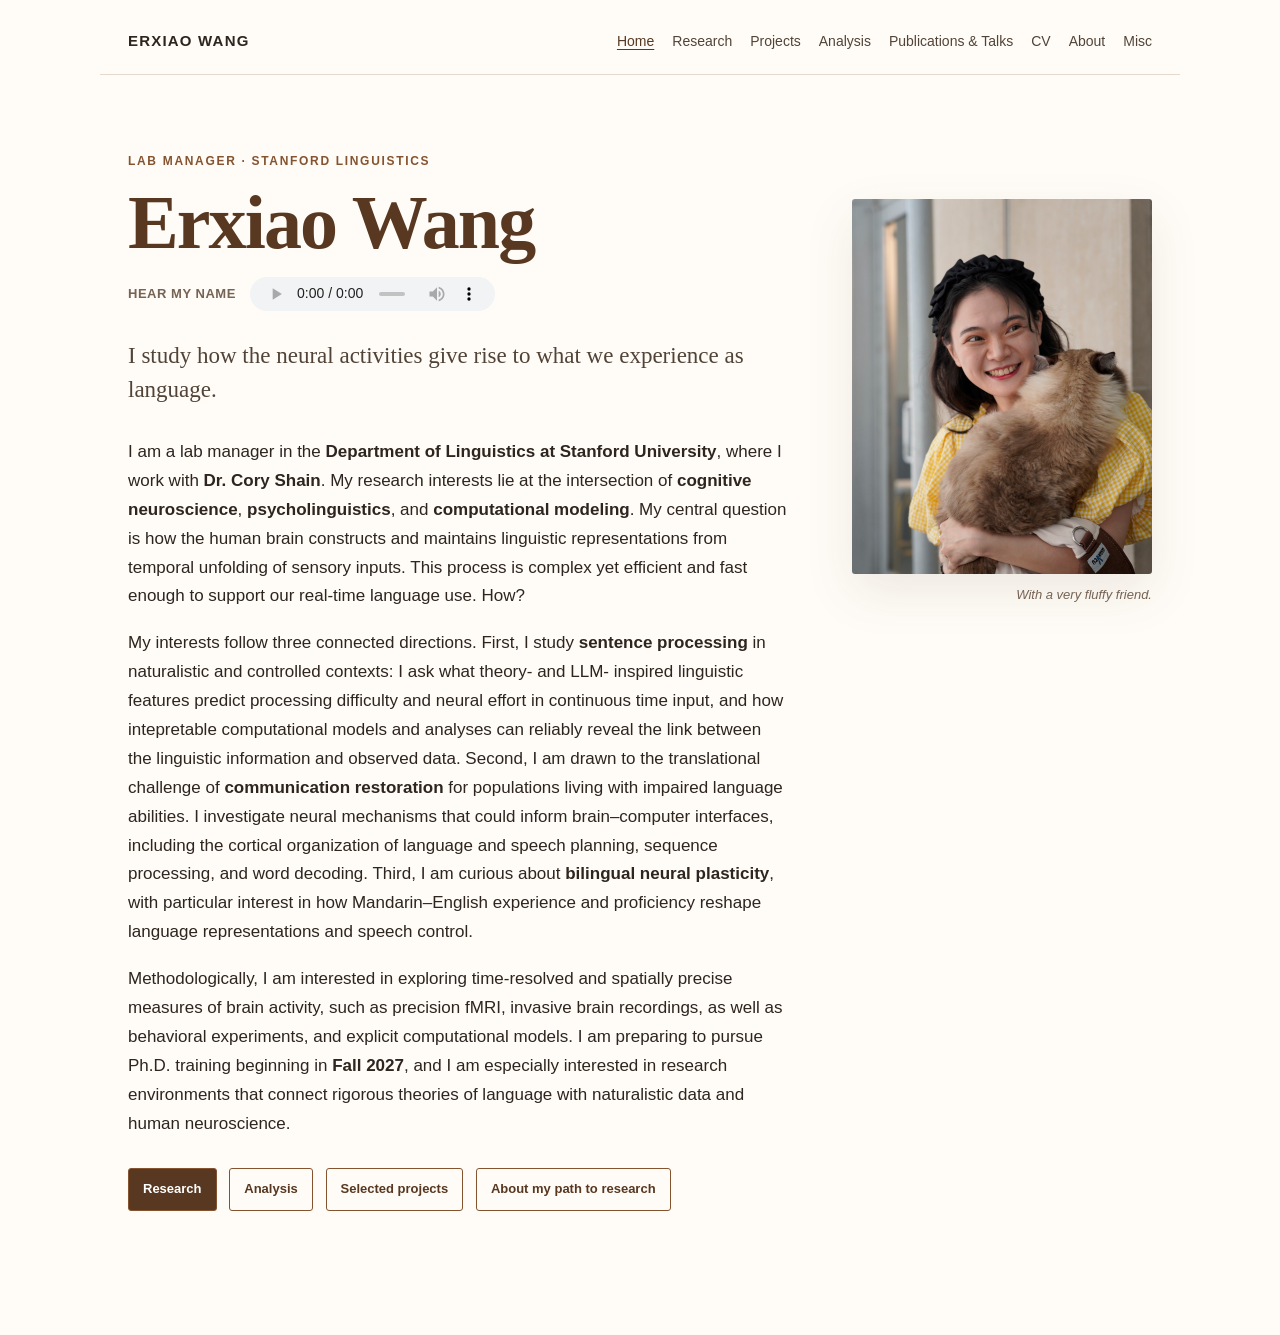
<file: index.html>
<!doctype html>
<html lang="en">
  <head>
    <meta charset="utf-8">
    <meta name="viewport" content="width=device-width, initial-scale=1">
    <meta name="description" content="Erxiao Wang studies how the brain builds language representations over time, how bilingual experience reshapes them, and how neural decoding can support communication.">
    <title>ErxiaoWang personal website</title>
    <link rel="stylesheet" href="styles.css">
    <link rel="icon" type="image/svg+xml" href="favicon.svg">
  </head>
  <body>
    <header class="site-header">
      <a class="site-title" href="index.html">ERXIAO WANG</a>
      <nav class="nav" aria-label="Primary navigation">
        <a class="active" aria-current="page" href="index.html">Home</a>
        <a href="research.html">Research</a>
        <a href="projects.html">Projects</a>
        <a href="analysis.html">Analysis</a>
        <a href="presentations.html">Publications &amp; Talks</a>
        <a href="cv.html">CV</a>
        <a href="about.html">About</a>
        <a href="misc.html">Misc</a>
      </nav>
    </header>

    <main class="page home-page">
      <section class="home-layout">
        <div class="home-text">
          <p class="eyebrow">Lab Manager · Stanford Linguistics</p>
          <h1>Erxiao Wang</h1>
          <div class="name-pronunciation">
            <span>Hear my name</span>
            <audio controls preload="metadata" aria-label="Pronunciation of Erxiao Wang">
              <source src="assets/audio/erxiao-wang-pronunciation.m4a" type="audio/mp4">
              <a href="assets/audio/erxiao-wang-pronunciation.m4a">Listen to the pronunciation of Erxiao Wang</a>
            </audio>
          </div>
          <p class="lead">I study how the neural activities give rise to what we experience as language.</p>

          <p>I am a lab manager in the <strong>Department of Linguistics at Stanford University</strong>, where I work with <strong>Dr. Cory Shain</strong>. My research interests lie at the intersection of <strong>cognitive neuroscience</strong>, <strong>psycholinguistics</strong>, and <strong>computational modeling</strong>. My central question is how the human brain constructs and maintains linguistic representations from temporal unfolding of sensory inputs. This process is complex yet efficient and fast enough to support our real-time language use. How?</p>

          <!-- rapid inputs -->

          <p>My interests follow three connected directions. First, I study <strong>sentence processing </strong> in naturalistic and controlled contexts: I ask what theory- and LLM- inspired linguistic features predict processing difficulty and neural effort in continuous time input, and how intepretable computational models and analyses can reliably reveal the link between the linguistic information and observed data. Second, I am drawn to the translational challenge of <strong>communication restoration</strong> for populations living with impaired language abilities. I investigate neural mechanisms that could inform brain–computer interfaces, including the cortical organization of language and speech planning, sequence processing, and word decoding. Third, I am curious about <strong>bilingual neural plasticity</strong>, with particular interest in how Mandarin–English experience and proficiency reshape language representations and speech control.</p>

          <p>Methodologically, I am interested in exploring time-resolved and spatially precise measures of brain activity, such as precision fMRI, invasive brain recordings, as well as behavioral experiments, and explicit computational models. I am preparing to pursue Ph.D. training beginning in <strong>Fall 2027</strong>, and I am especially interested in research environments that connect rigorous theories of language with naturalistic data and human neuroscience.</p>
          <!--  precision fMRI, invasive brain recording , the first incremental processing, what is it
            make the figures clear, facing public
            what data it is for CDR , reaction times
            combine research, projects and analysis, too much-->
          <p class="button-row">
            <a class="button primary" href="research.html">Research</a>
            <a class="button" href="analysis.html">Analysis</a>
            <a class="button" href="projects.html#selected-projects">Selected projects</a>
            <a class="button" href="about.html">About my path to research</a>
          </p>
        </div>
        <figure class="portrait">
          <img src="assets/img/erxiao-wang.jpg" alt="Erxiao Wang holding a cat">
          <figcaption>With a very fluffy friend.</figcaption>
        </figure>
      </section>
    </main>
  </body>
</html>
</file>
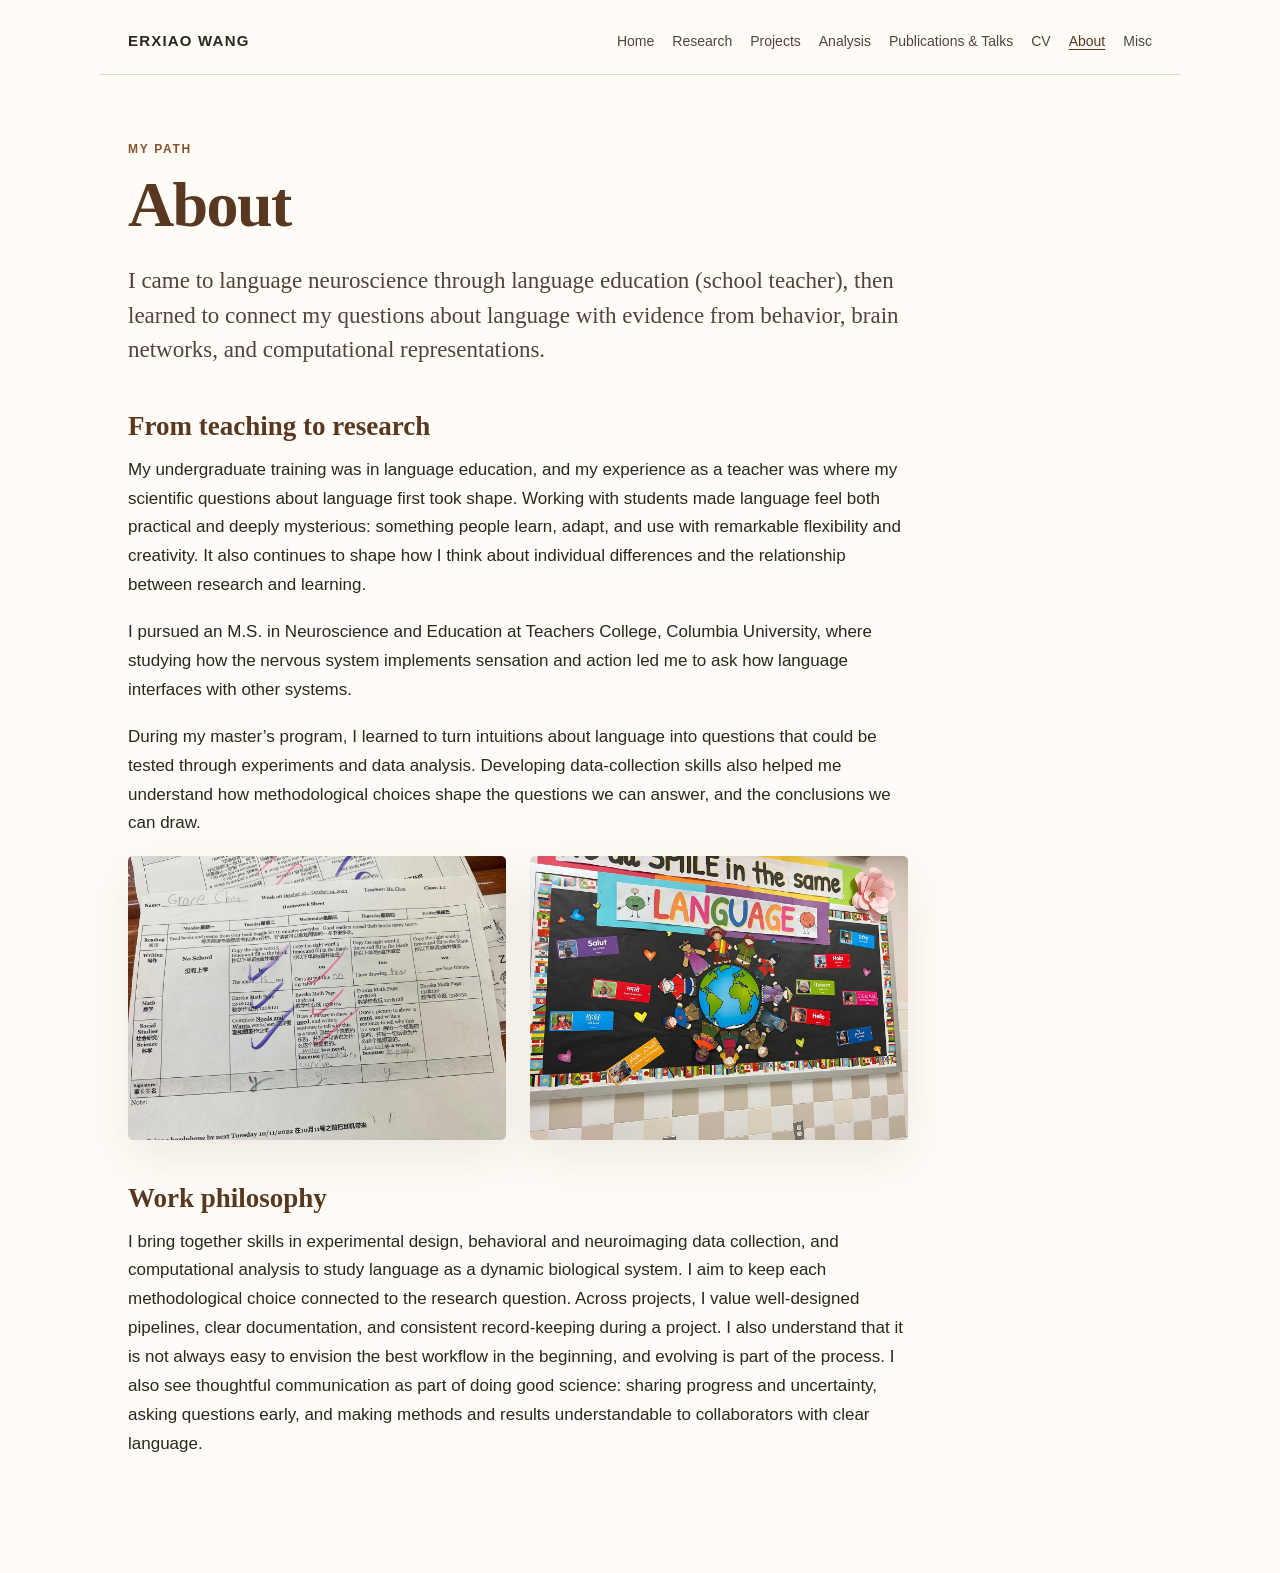
<file: about.html>
<!doctype html>
<html lang="en">
  <head>
    <meta charset="utf-8">
    <meta name="viewport" content="width=device-width, initial-scale=1">
    <meta name="description" content="Erxiao Wang’s path from language education to neuroscience, computational psycholinguistics, and research on language in the brain.">
    <title>About | ErxiaoWang personal website</title>
    <link rel="stylesheet" href="styles.css">
    <link rel="icon" type="image/svg+xml" href="favicon.svg">
  </head>
  <body>
    <header class="site-header">
      <a class="site-title" href="index.html">ERXIAO WANG</a>
      <nav class="nav" aria-label="Primary navigation">
        <a href="index.html">Home</a>
        <a href="research.html">Research</a>
        <a href="projects.html">Projects</a>
        <a href="analysis.html">Analysis</a>
        <a href="presentations.html">Publications &amp; Talks</a>
        <a href="cv.html">CV</a>
        <a class="active" aria-current="page" href="about.html">About</a>
        <a href="misc.html">Misc</a>
      </nav>
    </header>

    <main class="page text-page about-page">
      <p class="eyebrow">My path</p>
      <h1>About</h1>
      <p class="lead">I came to language neuroscience through language education (school teacher), then learned to connect my questions about language with evidence from behavior, brain networks, and computational representations.</p>

      <section>
        <h2>From teaching to research</h2>
        <p>My undergraduate training was in language education, and my experience as a teacher was where my scientific questions about language first took shape. Working with students made language feel both practical and deeply mysterious: something people learn, adapt, and use with remarkable flexibility and creativity. It also continues to shape how I think about individual differences and the relationship between research and learning.</p>
        <p>I pursued an M.S. in Neuroscience and Education at Teachers College, Columbia University, where studying how the nervous system implements sensation and action led me to ask how language interfaces with other systems.</p>
        <p>During my master’s program, I learned to turn intuitions about language into questions that could be tested through experiments and data analysis. Developing data-collection skills also helped me understand how methodological choices shape the questions we can answer, and the conclusions we can draw.</p>
        <!-- <p>The questions that emerged still motivates me. What neural representations count as usable linguistic input? How are they built incrementally from noisy sensory signals? How do language networks interact with perceptual and motor circuits during comprehension, production, and inner speech?</p> -->
        <div class="photo-grid path-photo-grid">
          <figure class="photo-card">
            <a href="assets/about/bilingual-homework.jpg" aria-label="View the bilingual homework photo"><img src="assets/about/bilingual-homework.jpg" alt="An English–Mandarin homework sheet with handwritten answers and teacher feedback" loading="lazy"></a>
          </figure>
          <figure class="photo-card">
            <a href="assets/about/classroom-languages.jpg" aria-label="View the classroom language display"><img src="assets/about/classroom-languages.jpg" alt="A colorful classroom display celebrating languages with greetings from around the world" loading="lazy"></a>
          </figure>
        </div>
      </section>



</section>
<!-- 
      <section>
        <h2>Representations, networks, and communication</h2>
        <p>Training in machine learning and high-dimensional representations gave me another way to think about neural data. Representational similarity analysis makes it possible to ask how words, actions, or task states are organized in distributed population codes rather than reducing each condition to a single activation value. I now pair that representational perspective with connectivity analyses that ask how information is coordinated across regions over time.</p>
        <p>My collaboration with Stanford’s Neural Prosthetics Translational Lab brought these questions into contact with speech restoration. Working with intensive fMRI data for language and speech–motor mapping convinced me that progress in brain-to-speech technology depends not only on better hardware and decoders, but also on a deeper account of how linguistic, sensory, and motor systems interact.</p>
      </section> -->

      <section>
        <h2>Work philosophy</h2>
        <p>I bring together skills in experimental design, behavioral and neuroimaging data collection, and computational analysis to study language as a dynamic biological system. I aim to keep each methodological choice connected to the research question. Across projects, I value well-designed pipelines, clear documentation, and consistent record-keeping during a project. I also understand that it is not always easy to envision the best workflow in the beginning, and evolving is part of the process. I also see thoughtful communication as part of doing good science: sharing progress and uncertainty, asking questions early, and making methods and results understandable to collaborators with clear language.</p>
      </section>
    </main>
  </body>
</html>
</file>
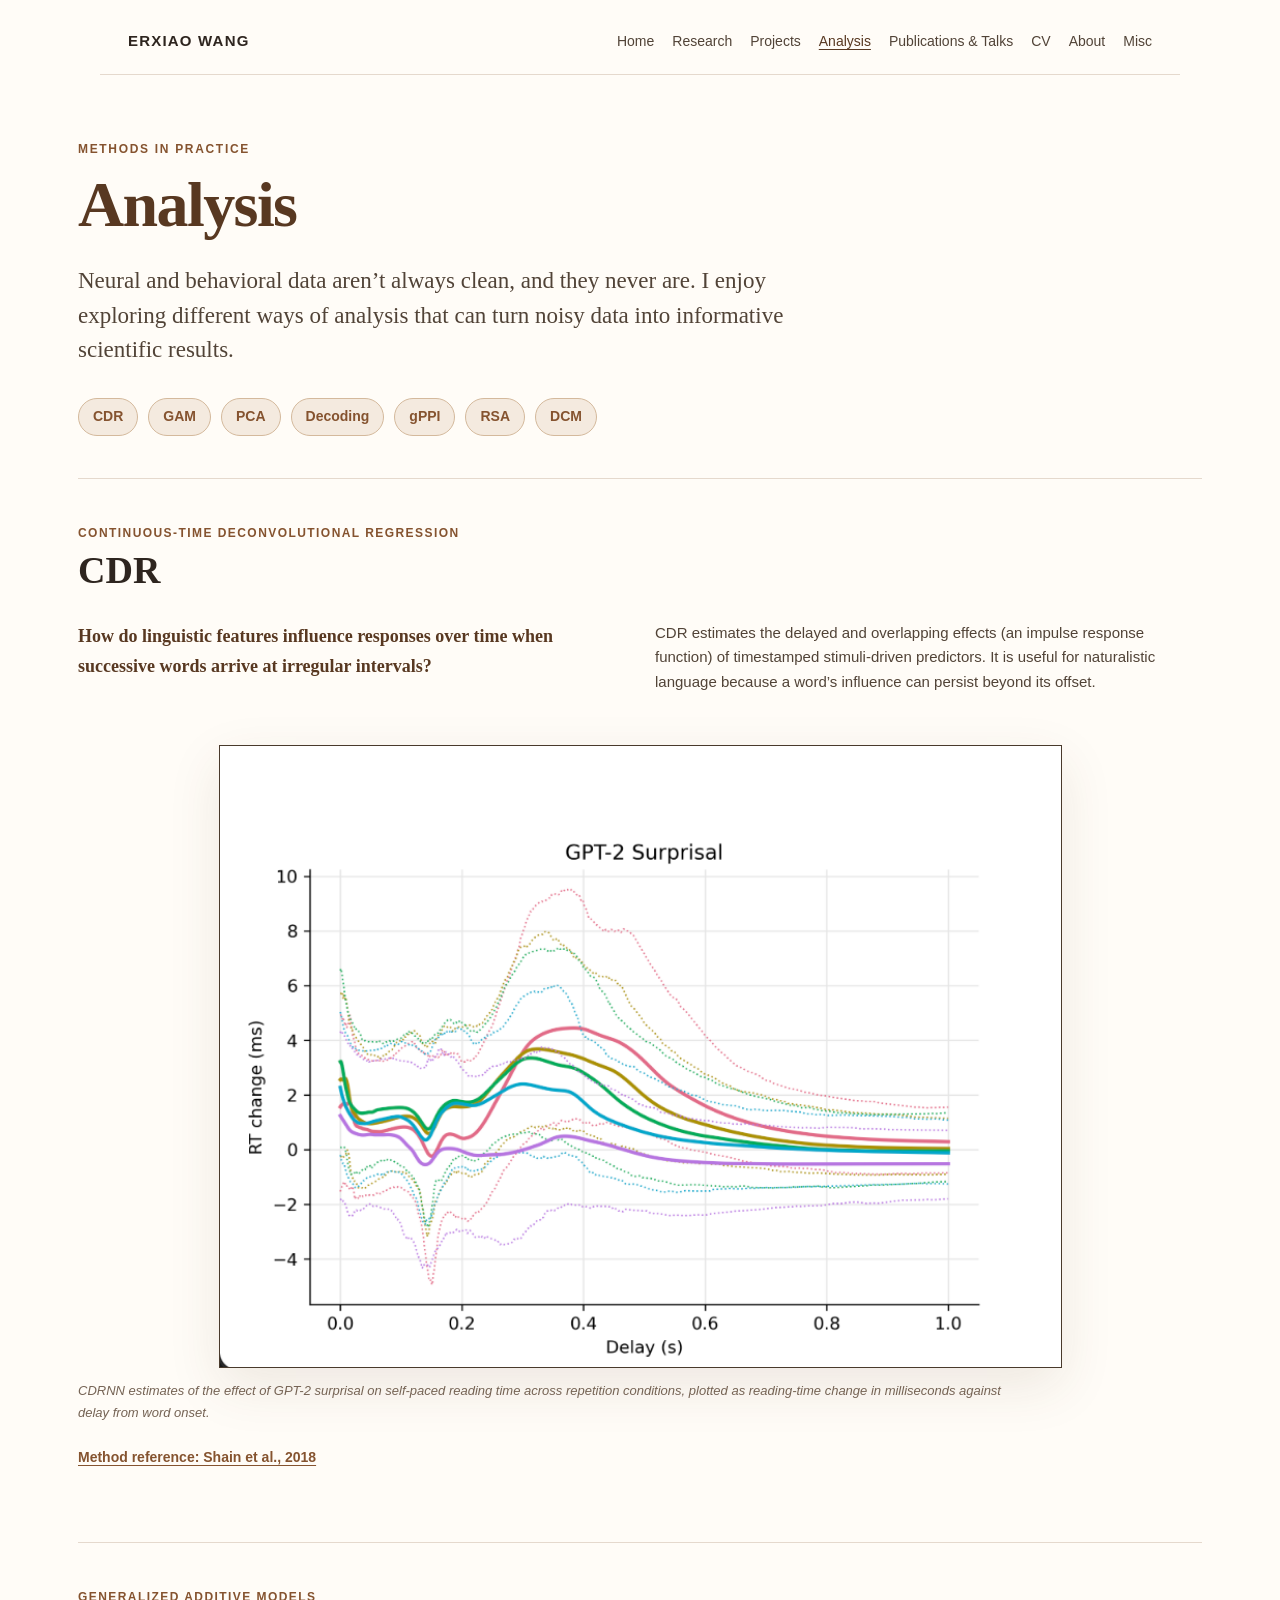
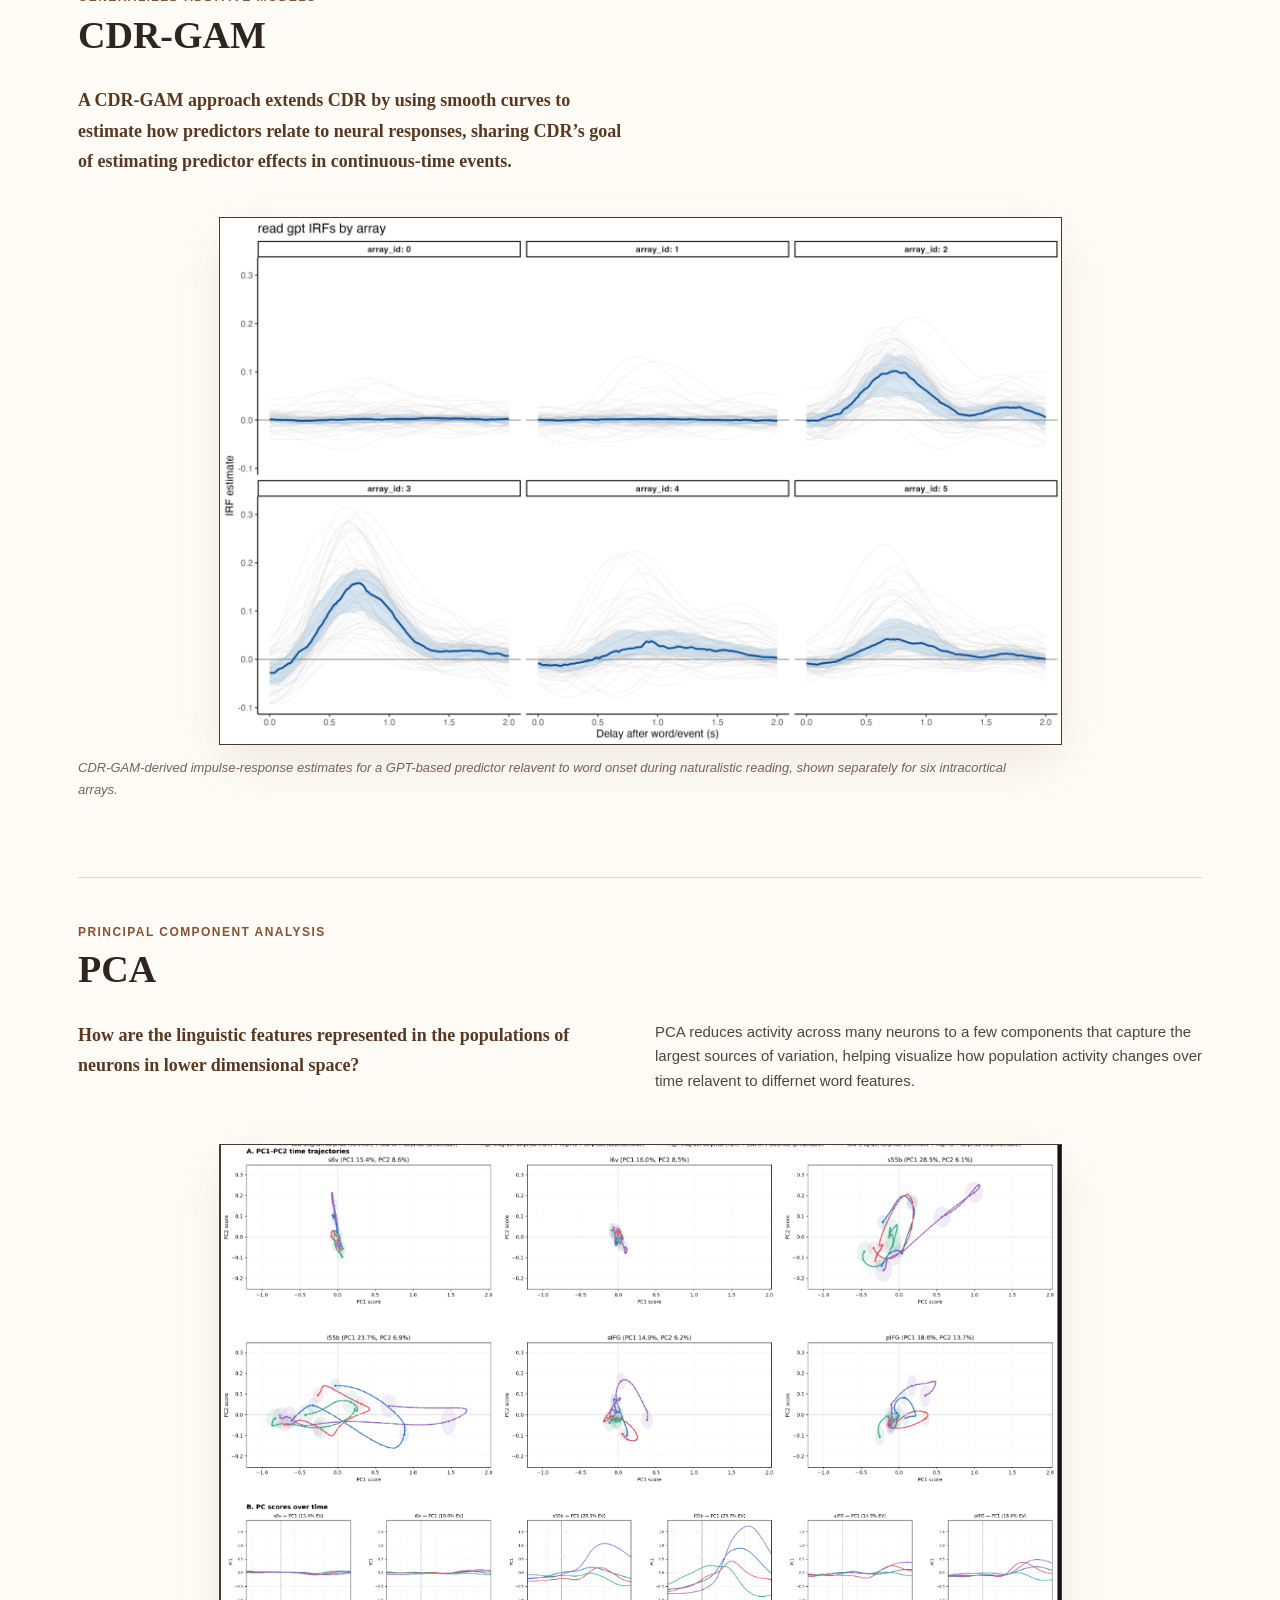
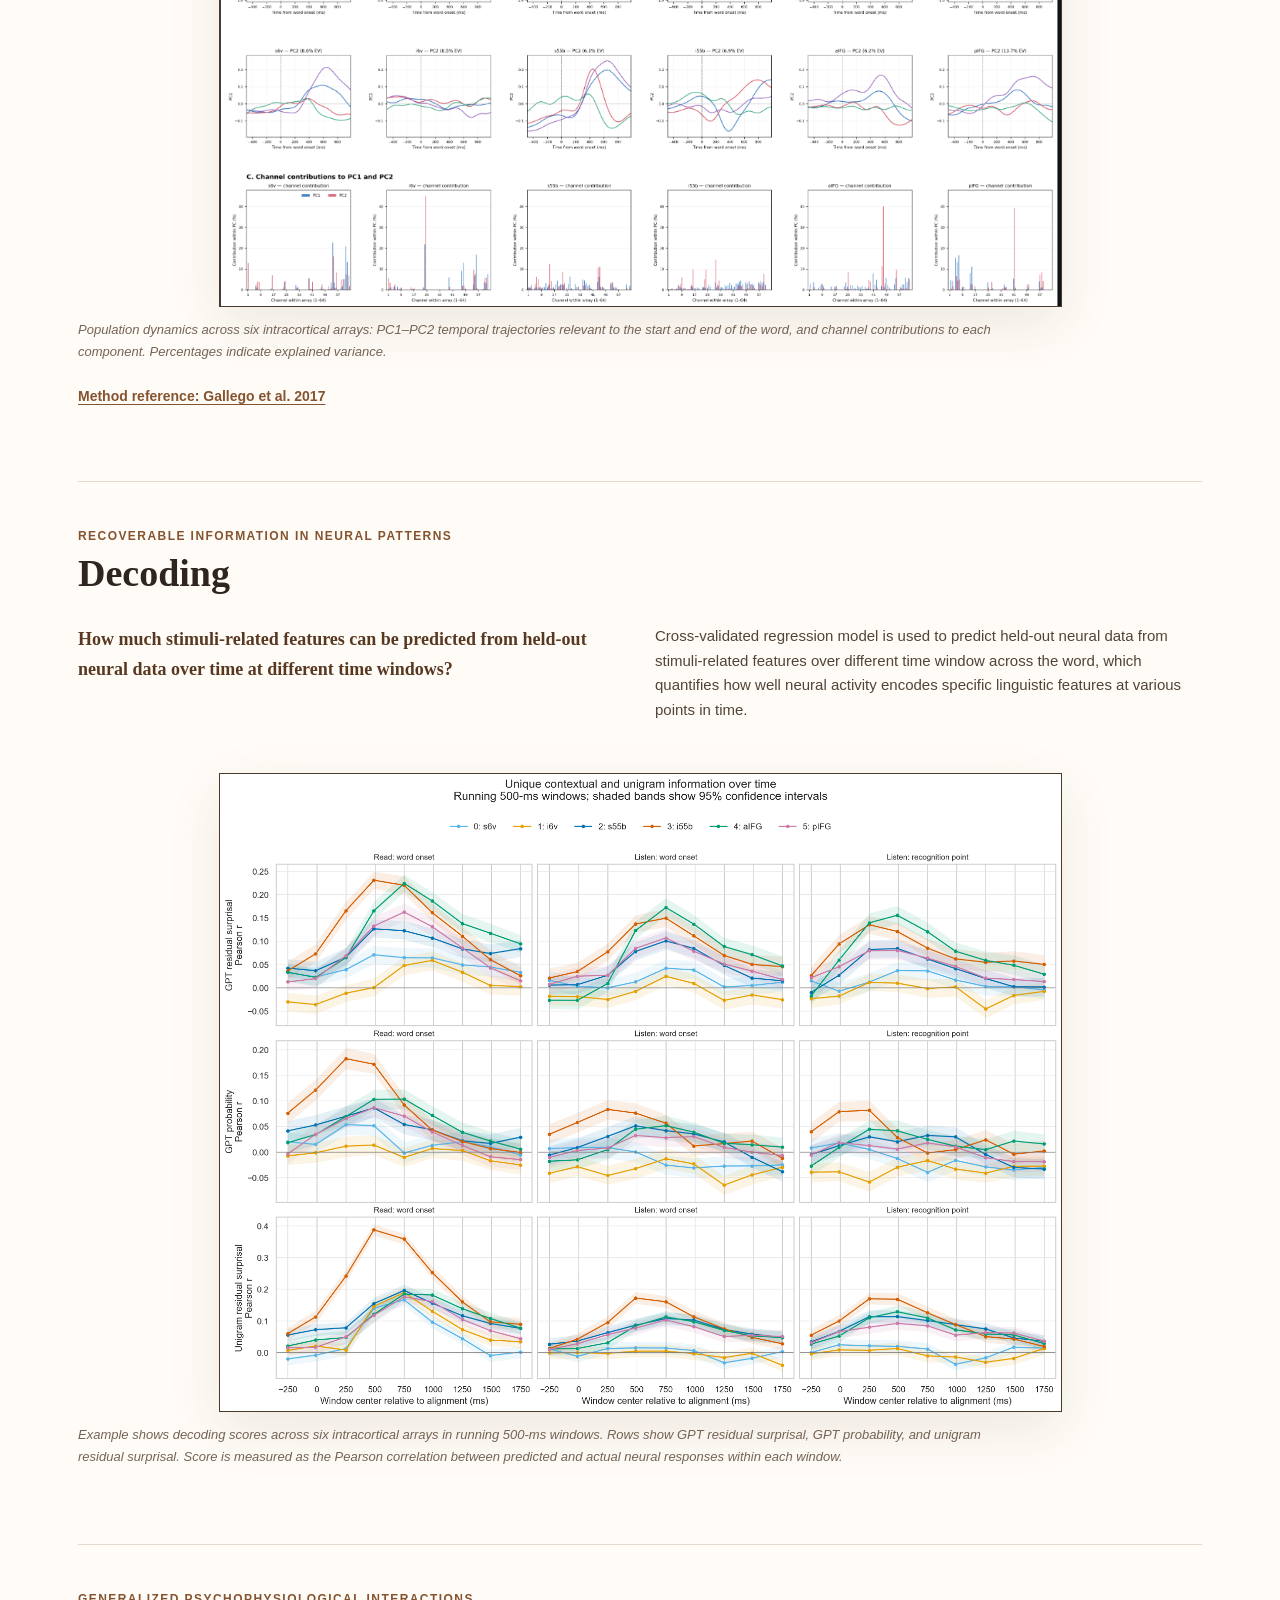
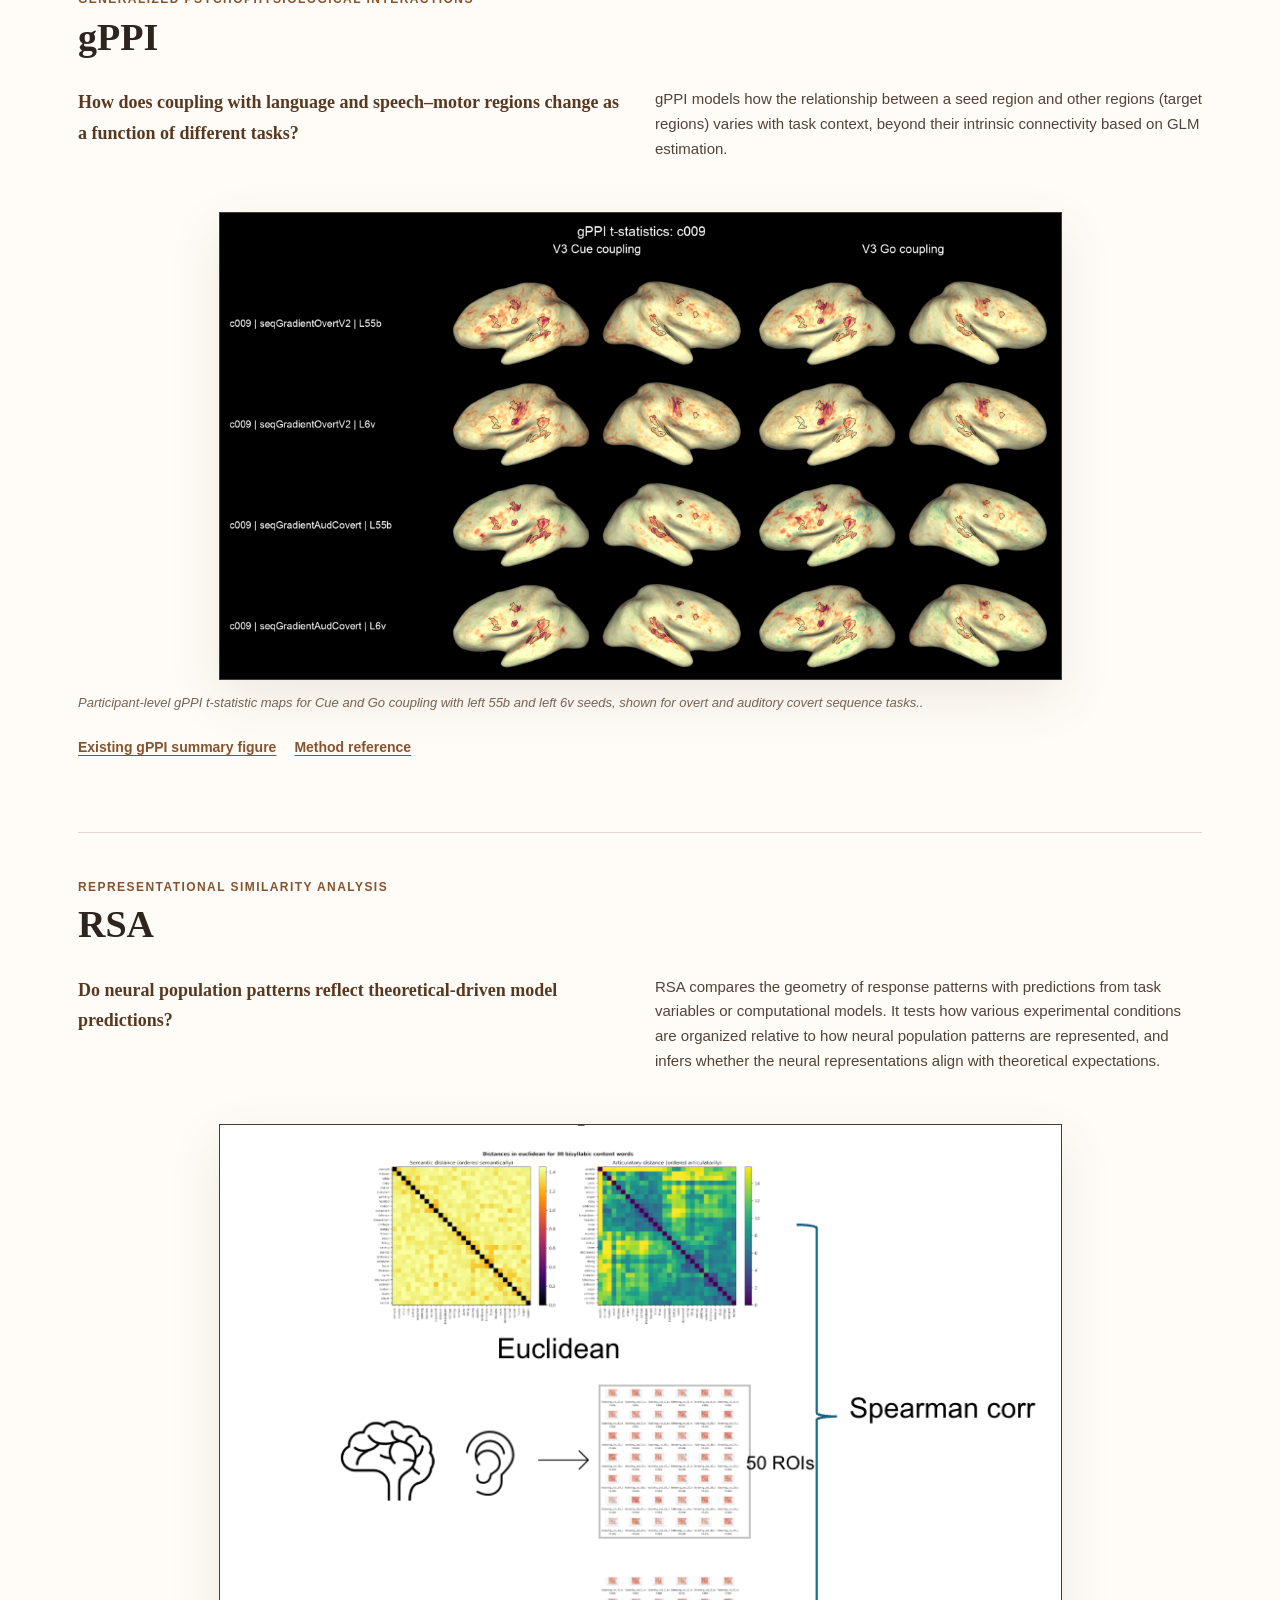
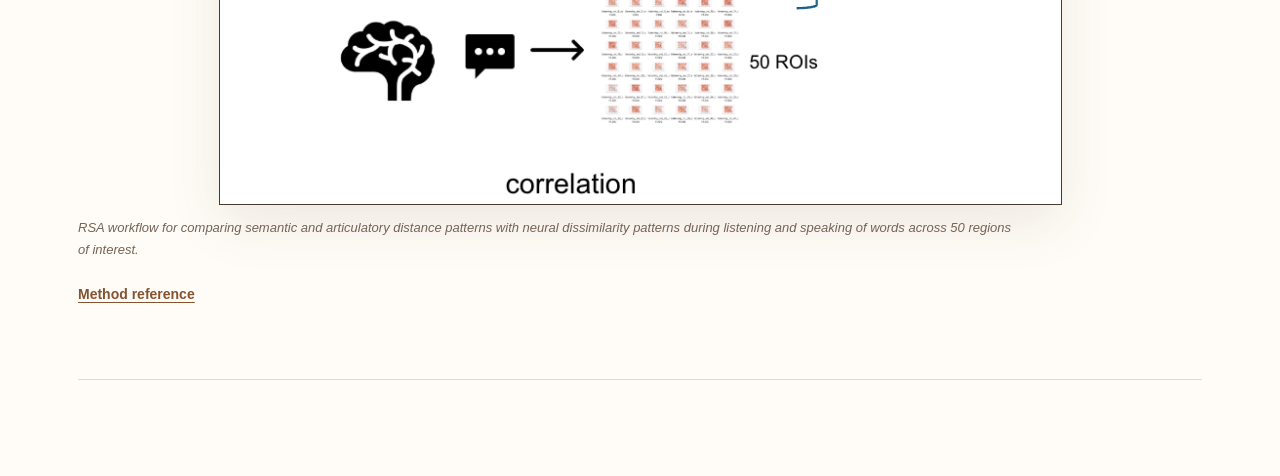
<file: analysis.html>
<!doctype html>
<html lang="en">
  <head>
    <meta charset="utf-8">
    <meta name="viewport" content="width=device-width, initial-scale=1">
    <meta name="description" content="Question-driven analyses using CDR, GAMs, PCA, decoding, gPPI, and RSA by Erxiao Wang.">
    <title>Analysis | ErxiaoWang personal website</title>
    <link rel="stylesheet" href="styles.css">
    <link rel="icon" type="image/svg+xml" href="favicon.svg">
  </head>
  <body>
    <header class="site-header">
      <a class="site-title" href="index.html">ERXIAO WANG</a>
      <nav class="nav" aria-label="Primary navigation">
        <a href="index.html">Home</a>
        <a href="research.html">Research</a><a href="projects.html">Projects</a>
        <a class="active" aria-current="page" href="analysis.html">Analysis</a>
        <a href="presentations.html">Publications &amp; Talks</a>
        <a href="cv.html">CV</a>
        <a href="about.html">About</a>
        <a href="misc.html">Misc</a>
      </nav>
    </header>
    <main class="page analysis-page">
      <p class="eyebrow">Methods in practice</p>
      <h1>Analysis</h1>
      <p class="lead">Neural and behavioral data aren’t always clean, and they never are. I enjoy exploring different ways of analysis that can turn noisy data into informative scientific results.</p>
      <nav class="analysis-method-nav" aria-label="Analysis methods">
        <a href="#cdr">CDR</a><a href="#gam">GAM</a><a href="#pca">PCA</a><a href="#decoding">Decoding</a><a href="#gppi">gPPI</a><a href="#rsa">RSA</a><a href="#dcm">DCM</a>
      </nav>

      <article class="analysis-entry" id="cdr">
        <div class="analysis-heading">
          <div><p class="analysis-kicker">Continuous-time deconvolutional regression</p><h2>CDR</h2></div>
        </div>
        <div class="analysis-summary method-summary">
          <section><h3>How do linguistic features influence responses over time when successive words arrive at irregular intervals?</h3><p></p></section>
          <section><p>CDR estimates the delayed and overlapping effects (an impulse response function) of timestamped stimuli-driven predictors. It is useful for naturalistic language because a word’s influence can persist beyond its offset.</p></section>
        </div>
        <figure class="analysis-figure">
          <a href="assets/analysis/cdr-gpt2-surprisal.png" aria-label="View the full-size CDR figure"><img src="assets/analysis/cdr-gpt2-surprisal.png" alt="Estimated GPT-2 surprisal effects on reading time over a one-second delay, with colored impulse-response curves" loading="lazy"></a>
          <figcaption>CDRNN estimates of the effect of GPT-2 surprisal on self-paced reading time across repetition conditions, plotted as reading-time change in milliseconds against delay from word onset.</figcaption>
        </figure>
        <p class="resource-links"><a href="https://aclanthology.org/D18-1288/">Method reference: Shain et al., 2018</a></p>
      </article>

      <article class="analysis-entry" id="gam">
        <div class="analysis-heading">
          <div><p class="analysis-kicker">Generalized additive models</p><h2>CDR-GAM</h2></div>
        </div>
        <div class="analysis-summary method-summary">
          <section><h3>A CDR-GAM approach extends CDR by using smooth curves to estimate how predictors relate to neural responses, sharing CDR’s goal of estimating predictor effects in continuous-time events.</h3></section>
          <section><p></p></section>
        </div>
        <figure class="analysis-figure">
          <a href="assets/analysis/gam-reading-gpt-irfs.png" aria-label="View the full-size GAM figure"><img src="assets/analysis/gam-reading-gpt-irfs.png" alt="GAM impulse-response estimates for a GPT-based predictor during reading, plotted across six intracortical arrays over a two-second delay" loading="lazy"></a>
          <figcaption>CDR-GAM-derived impulse-response estimates for a GPT-based predictor relavent to word onset during naturalistic reading, shown separately for six intracortical arrays. </figcaption>
        </figure>
      </article>

      <article class="analysis-entry" id="pca">
        <div class="analysis-heading">
          <div><p class="analysis-kicker">Principal component analysis</p><h2>PCA</h2></div>
        </div>
        <div class="analysis-summary method-summary">
         <section><h3>How are the linguistic features represented in the populations of neurons in lower dimensional space?</h3><p></p></section>
          <section><p>PCA reduces activity across many neurons to a few components that capture the largest sources of variation, helping visualize how population activity changes over time relavent to differnet word features.</p></section>
        </div>
        <figure class="analysis-figure">
          <a href="assets/analysis/pca-population-summary.png" aria-label="View the full-size PCA figure"><img src="assets/analysis/pca-population-summary.png" alt="PCA summary across six intracortical arrays showing PC1–PC2 trajectories, component scores over time, and channel contributions" loading="lazy"></a>
          <figcaption>Population dynamics across six intracortical arrays: PC1–PC2 temporal trajectories relevant to the start and end of the word, and channel contributions to each component. Percentages indicate explained variance.</figcaption>
        </figure>
        <p class="resource-links"><a href="https://pmc.ncbi.nlm.nih.gov/articles/PMC6122849/">Method reference: Gallego et al. 2017 </a></p>
      </article>

      <article class="analysis-entry" id="decoding">
        <div class="analysis-heading">
          <div><p class="analysis-kicker">Recoverable information in neural patterns</p><h2>Decoding</h2></div>
        </div>
        <div class="analysis-summary method-summary">
          <section><h3>How much stimuli-related features can be predicted from held-out neural data over time at different time windows?</h3><p></p></section>
          <section><p>Cross-validated regression model is used to predict held-out neural data from stimuli-related features over different time window across the word, which quantifies how well neural activity encodes specific linguistic features at various points in time.</p></section>
        </div>

        <figure class="analysis-figure">
          <a href="assets/analysis/decoding-residual-timecourses.png" aria-label="View the full-size decoding time-course figure"><img src="assets/analysis/decoding-residual-timecourses.png" alt="Decoding time courses for GPT residual surprisal, GPT probability, and unigram residual surprisal across six intracortical arrays during reading and listening" loading="lazy"></a>
          <figcaption>Example shows decoding scores across six intracortical arrays in running 500-ms windows. Rows show GPT residual surprisal, GPT probability, and unigram residual surprisal. Score is measured as the Pearson correlation between predicted and actual neural responses within each window.</figcaption>
        </figure>
      </article>

      <article class="analysis-entry" id="gppi">
        <div class="analysis-heading">
          <div><p class="analysis-kicker">Generalized psychophysiological interactions</p><h2>gPPI</h2></div>
        </div>
        <div class="analysis-summary method-summary">
          <section><h3>How does coupling with language and speech–motor regions change as a function of different tasks?</h3><p></p></section>
          <section><p>gPPI models how the relationship between a seed region and other regions (target regions) varies with task context, beyond their intrinsic connectivity based on GLM estimation.</p></section>
        </div>
        <figure class="analysis-figure">
          <a href="assets/analysis/gppi-surface-coupling.png" aria-label="View the full-size gPPI figure"><img src="assets/analysis/gppi-surface-coupling.png" alt="Cortical surface maps of gPPI t statistics for participant c009, comparing Cue and Go coupling with left 55b and left 6v seeds in overt and auditory covert sequence tasks" loading="lazy"></a>
          <figcaption>Participant-level gPPI t-statistic maps for Cue and Go coupling with left 55b and left 6v seeds, shown for overt and auditory covert sequence tasks..</figcaption>
        </figure>
        <p class="resource-links"><a href="assets/analysis/gppi-summary.jpg">Existing gPPI summary figure</a><a href="https://pmc.ncbi.nlm.nih.gov/articles/PMC3376181/">Method reference</a></p>
      </article>

      <article class="analysis-entry" id="rsa">
        <div class="analysis-heading">
          <div><p class="analysis-kicker">Representational similarity analysis</p><h2>RSA</h2></div>
        </div>
        <div class="analysis-summary method-summary">
          <section><h3>Do neural population patterns reflect theoretical-driven model predictions?</h3><p></p></section>
          <section><p>RSA compares the geometry of response patterns with predictions from task variables or computational models. It tests how various experimental conditions are organized relative to how neural population patterns are represented, and infers whether the neural representations align with theoretical expectations.</p></section>
        </div>
        <figure class="analysis-figure">
          <a href="assets/analysis/rsa-semantic-articulatory-workflow.png" aria-label="View the full-size RSA figure"><img src="assets/analysis/rsa-semantic-articulatory-workflow.png" alt="RSA workflow comparing semantic and articulatory Euclidean-distance matrices with neural dissimilarity matrices from listening and speaking across 50 regions of interest using Spearman correlation" loading="lazy"></a>
          <figcaption>RSA workflow for comparing semantic and articulatory distance patterns with neural dissimilarity patterns during listening and speaking of words across 50 regions of interest.</figcaption>
        </figure>
        <p class="resource-links"><a href="https://doi.org/10.3389/neuro.06.004.2008">Method reference</a></p>
      </article>
    </main>
  </body>
</html>
</file>
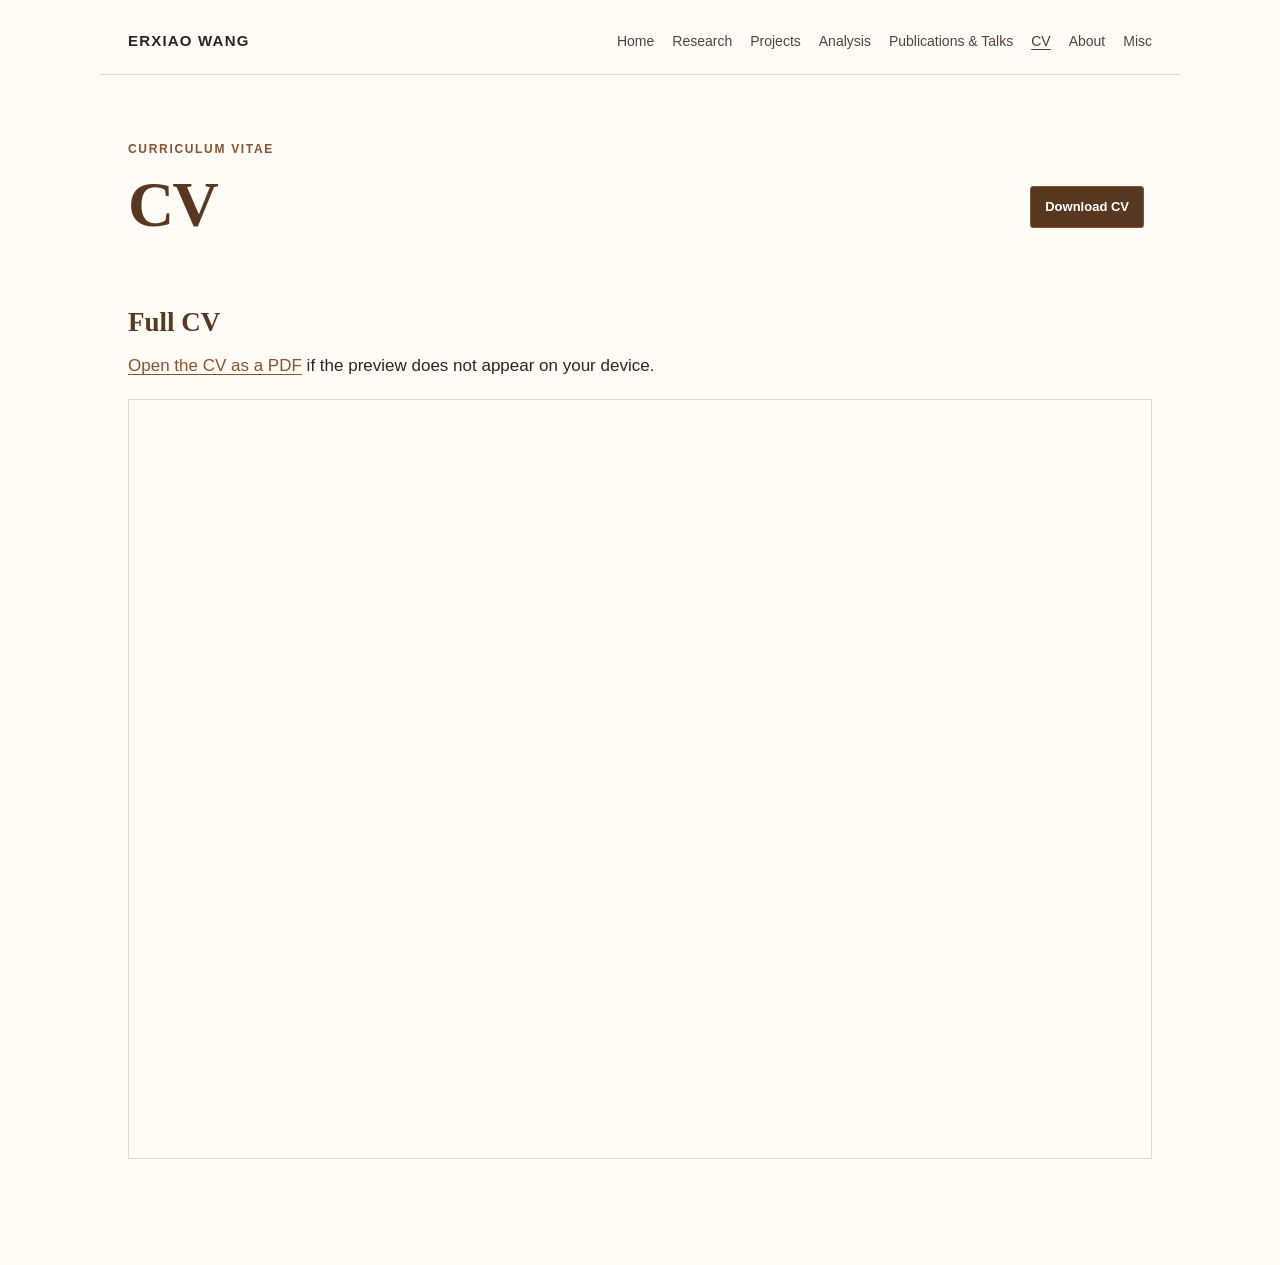
<file: cv.html>
<!doctype html>
<html lang="en">
  <head>
    <meta charset="utf-8"><meta name="viewport" content="width=device-width, initial-scale=1">
    <meta name="description" content="Curriculum vitae of Erxiao Wang."><title>CV | ErxiaoWang personal website</title>
    <link rel="stylesheet" href="styles.css"><link rel="icon" type="image/svg+xml" href="favicon.svg">
  </head>
  <body>
    <header class="site-header">
      <a class="site-title" href="index.html">ERXIAO WANG</a>
      <nav class="nav" aria-label="Primary navigation"><a href="index.html">Home</a><a href="research.html">Research</a><a href="projects.html">Projects</a><a href="analysis.html">Analysis</a><a href="presentations.html">Publications &amp; Talks</a><a class="active" aria-current="page" href="cv.html">CV</a><a href="about.html">About</a><a href="misc.html">Misc</a></nav>
    </header>
    <main class="page cv-page">
      <div class="page-heading-row"><div><p class="eyebrow">Curriculum vitae</p><h1>CV</h1></div><a class="button primary" href="assets/cv/erxiao-wang-cv.pdf" download>Download CV</a></div>
      <section class="cv-preview" id="full-cv">
        <h2>Full CV</h2>
        <p><a href="assets/cv/erxiao-wang-cv.pdf">Open the CV as a PDF</a> if the preview does not appear on your device.</p>
        <iframe class="cv-frame" src="assets/cv/erxiao-wang-cv.pdf" title="Curriculum vitae of Erxiao Wang" loading="lazy"></iframe>
      </section>
    </main>
  </body>
</html>
</file>
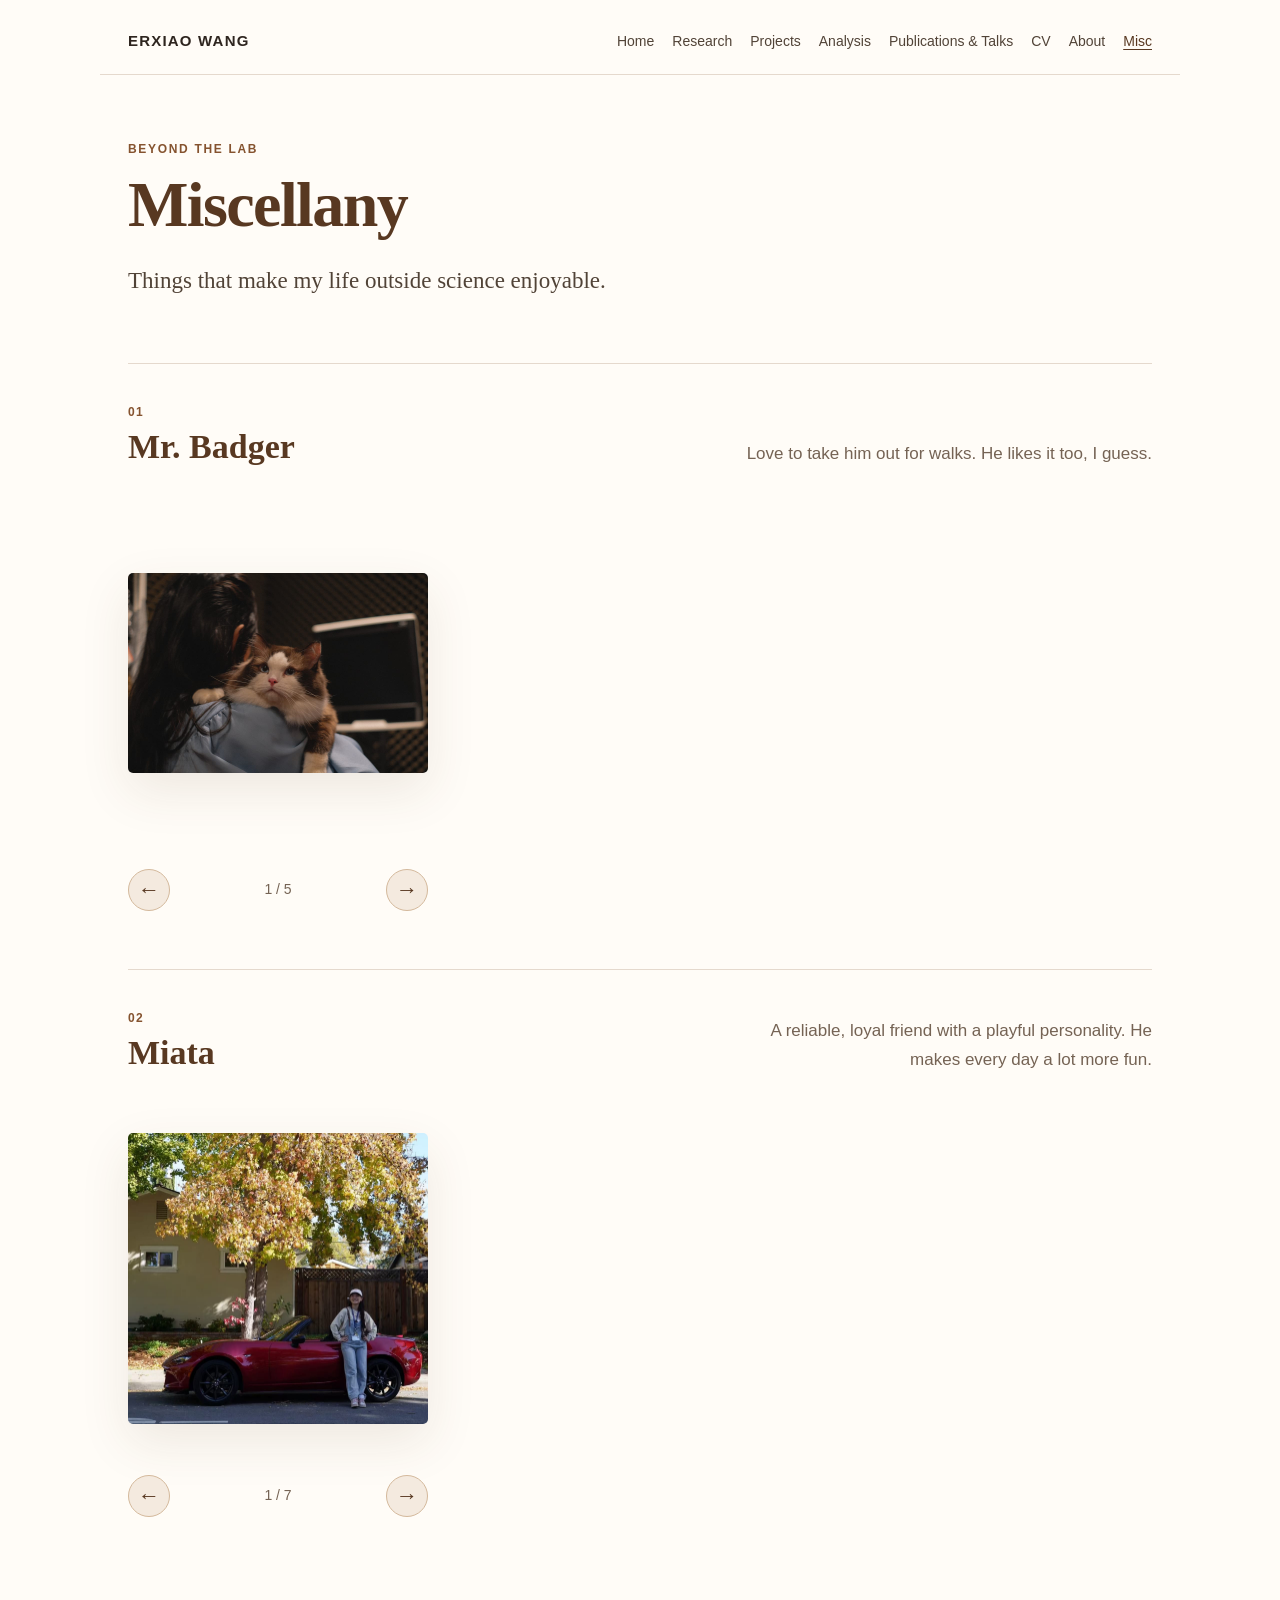
<file: misc.html>
<!doctype html>
<html lang="en">
  <head>
    <meta charset="utf-8">
    <meta name="viewport" content="width=device-width, initial-scale=1">
    <meta name="description" content="A personal gallery featuring Erxiao Wang’s cat, car, and life beyond the lab.">
    <title>Misc | ErxiaoWang personal website</title>
    <link rel="stylesheet" href="styles.css">
    <link rel="icon" type="image/svg+xml" href="favicon.svg">
  </head>
  <body>
    <header class="site-header">
      <a class="site-title" href="index.html">ERXIAO WANG</a>
      <nav class="nav" aria-label="Primary navigation">
        <a href="index.html">Home</a>
        <a href="research.html">Research</a>
        <a href="projects.html">Projects</a>
        <a href="analysis.html">Analysis</a>
        <a href="presentations.html">Publications &amp; Talks</a>
        <a href="cv.html">CV</a>
        <a href="about.html">About</a>
        <a class="active" aria-current="page" href="misc.html">Misc</a>
      </nav>
    </header>

    <main class="page misc-page">
      <p class="eyebrow">Beyond the lab</p>
      <h1>Miscellany</h1>
      <p class="lead">Things that make my life outside science enjoyable.</p>

      <section class="personal-gallery-section">
        <div class="gallery-heading">
          <div>
            <p class="gallery-number">01</p>
            <h2>Mr. Badger</h2>
          </div>
          <p>Love to take him out for walks. He likes it too, I guess.</p>
        </div>
        <div class="photo-slideshow" role="region" aria-roledescription="carousel" aria-label="Cat photos" tabindex="0">
          <figure class="photo-card">
            <a href="assets/misc/cat-shoulder.jpg" aria-label="View larger photo: A fluffy cat resting on Erxiao’s shoulder"><img src="assets/misc/cat-shoulder.jpg" alt="A fluffy cat resting on Erxiao’s shoulder" width="1200" height="800" loading="lazy"></a>
          </figure>
          <figure class="photo-card">
            <a href="assets/misc/cat-window-reflection.jpg" aria-label="View larger photo: Erxiao holding her cat in a shop-window reflection"><img src="assets/misc/cat-window-reflection.jpg" alt="Erxiao holding her cat in a shop-window reflection" width="996" height="1200" loading="lazy"></a>
          </figure>
          <figure class="photo-card">
            <a href="assets/misc/cat-colorful-window.jpg" aria-label="View larger photo: Erxiao and her cat reflected in a colorful shop window"><img src="assets/misc/cat-colorful-window.jpg" alt="Erxiao and her cat reflected in a colorful shop window" width="1177" height="1200" loading="lazy"></a>
          </figure>
          <figure class="photo-card">
            <a href="assets/misc/cat-evening-walk.jpg" aria-label="View larger photo: A cat resting on Erxiao’s shoulder during an evening walk"><img src="assets/misc/cat-evening-walk.jpg" alt="A cat resting on Erxiao’s shoulder during an evening walk" width="1071" height="1200" loading="lazy"></a>
          </figure>
          <figure class="photo-card">
            <a href="assets/misc/cat-miniature.jpg" aria-label="View larger photo: A miniature cat sculpture on a wooden table"><img src="assets/misc/cat-miniature.jpg" alt="A miniature cat sculpture on a wooden table" width="900" height="1200" loading="lazy"></a>
          </figure>
          <div class="slideshow-controls" hidden>
            <button type="button" data-slide-step="-1" aria-label="Previous photo">←</button>
            <span class="slide-position" aria-live="polite" aria-atomic="true"></span>
            <button type="button" data-slide-step="1" aria-label="Next photo">→</button>
          </div>
        </div>
      </section>

      <section class="personal-gallery-section">
        <div class="gallery-heading">
          <div>
            <p class="gallery-number">02</p>
            <h2>Miata</h2>
          </div>
          <p>A reliable, loyal friend with a playful personality. He makes every day a lot more fun.</p>
        </div>
        <div class="photo-slideshow" role="region" aria-roledescription="carousel" aria-label="Car photos" tabindex="0">
          <figure class="photo-card">
            <a href="assets/misc/miata-autumn.jpg" aria-label="View larger photo: Erxiao beside her red Mazda Miata under an autumn tree"><img src="assets/misc/miata-autumn.jpg" alt="Erxiao beside her red Mazda Miata under an autumn tree" width="1200" height="1165" loading="lazy"></a>
          </figure>
          <figure class="photo-card">
            <a href="assets/misc/miata-front.jpg" aria-label="View larger photo: A red Mazda Miata parked beneath trees beside a brick building"><img src="assets/misc/miata-front.jpg" alt="A red Mazda Miata parked beneath trees beside a brick building" width="1035" height="1200" loading="lazy"></a>
          </figure>
          <figure class="photo-card">
            <a href="assets/misc/miata-halloween.jpg" aria-label="View larger photo: Two Miatas dressed as ghosts with white sheets and fangs"><img src="assets/misc/miata-halloween.jpg" alt="Two Miatas dressed as ghosts with white sheets and fangs" width="1200" height="900" loading="lazy"></a>
          </figure>
          <figure class="photo-card">
            <a href="assets/misc/miata-cat-ghost.jpg" aria-label="View larger photo: A cat-faced ghost costume on the back of a red Miata"><img src="assets/misc/miata-cat-ghost.jpg" alt="A cat-faced ghost costume on the back of a red Miata" width="1200" height="1048" loading="lazy"></a>
          </figure>
          <figure class="photo-card">
            <a href="assets/misc/miata-generations.jpg" aria-label="View larger photo: A gathering of Miatas from different generations"><img src="assets/misc/miata-generations.jpg" alt="A gathering of Miatas from different generations" width="1200" height="581" loading="lazy"></a>
          </figure>
          <figure class="photo-card">
            <a href="assets/misc/car-colorful-lineup.jpg" aria-label="View larger photo: Red, yellow, and white sports cars gathered together"><img src="assets/misc/car-colorful-lineup.jpg" alt="Red, yellow, and white sports cars gathered together" width="1200" height="800" loading="lazy"></a>
          </figure>
          <figure class="photo-card">
            <a href="assets/misc/miata-pit-stop.jpg" aria-label="View larger photo: A red Miata with its top down at a gas station"><img src="assets/misc/miata-pit-stop.jpg" alt="A red Miata with its top down at a gas station" width="1200" height="900" loading="lazy"></a>
          </figure>
          <div class="slideshow-controls" hidden>
            <button type="button" data-slide-step="-1" aria-label="Previous photo">←</button>
            <span class="slide-position" aria-live="polite" aria-atomic="true"></span>
            <button type="button" data-slide-step="1" aria-label="Next photo">→</button>
          </div>
        </div>
      </section>


    </main>
    <script src="assets/misc/slideshow.js" defer></script>
  </body>
</html>
</file>
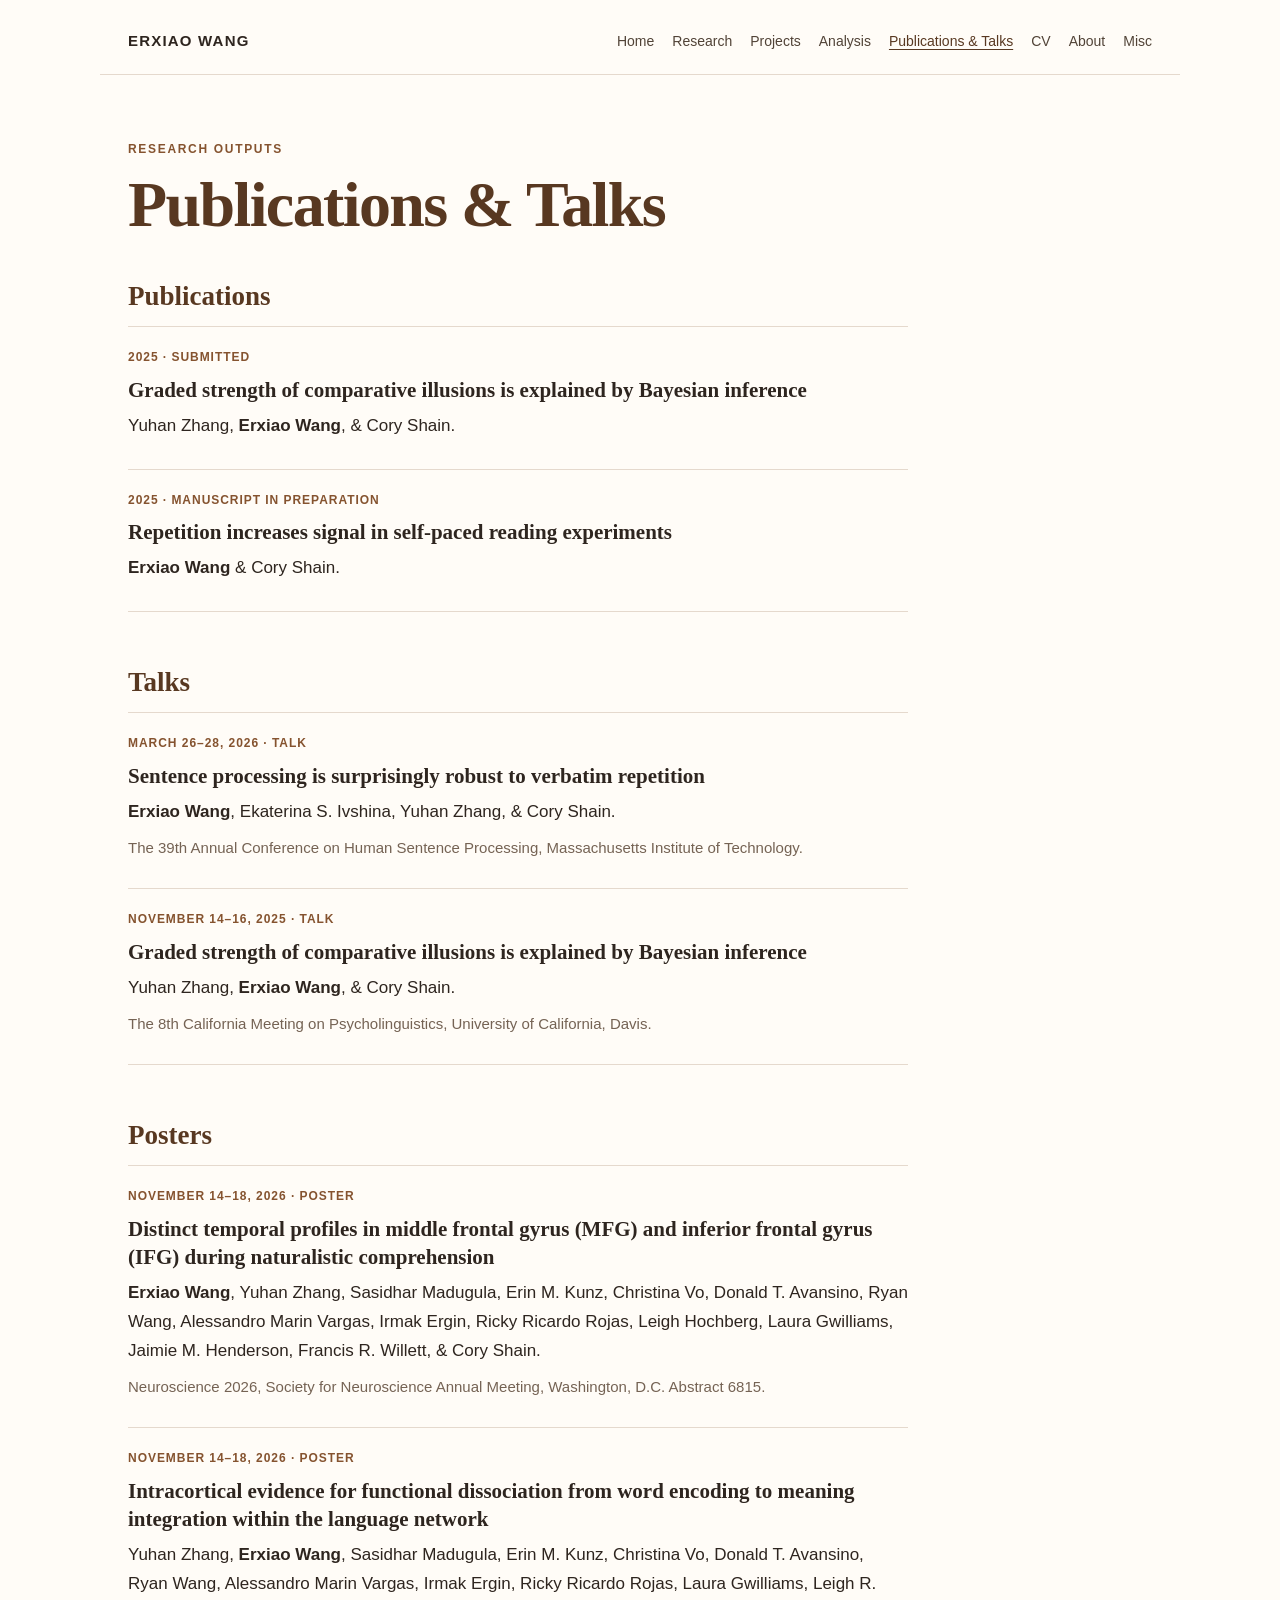
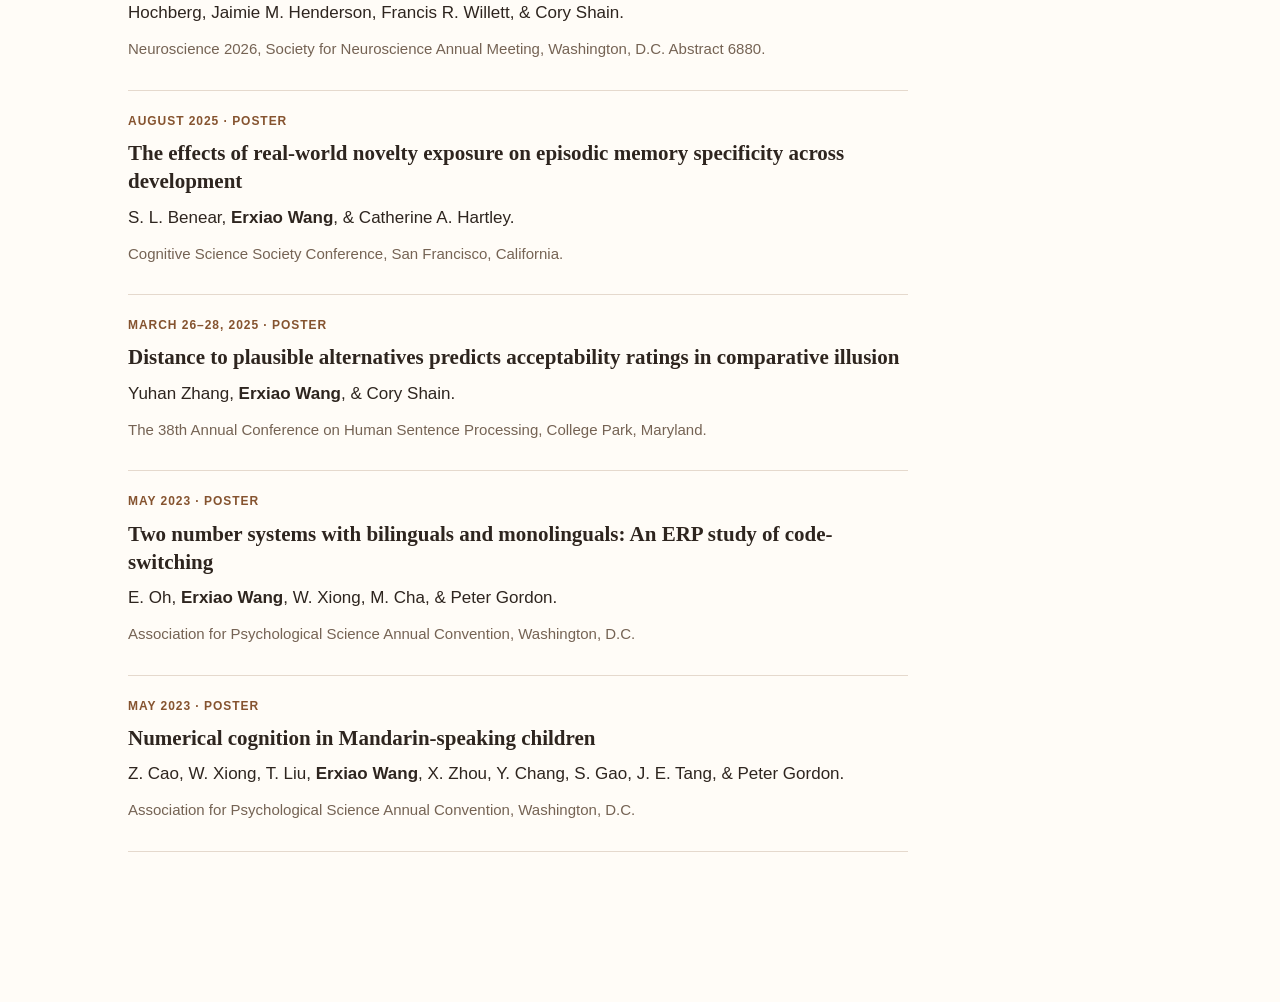
<file: presentations.html>
<!doctype html>
<html lang="en">
  <head>
    <meta charset="utf-8"><meta name="viewport" content="width=device-width, initial-scale=1">
    <meta name="description" content="Publications, conference talks, and posters by Erxiao Wang.">
    <title>Publications &amp; Talks | ErxiaoWang personal website</title>
    <link rel="stylesheet" href="styles.css"><link rel="icon" type="image/svg+xml" href="favicon.svg">
  </head>
  <body>
    <header class="site-header">
      <a class="site-title" href="index.html">ERXIAO WANG</a>
      <nav class="nav" aria-label="Primary navigation"><a href="index.html">Home</a><a href="research.html">Research</a><a href="projects.html">Projects</a><a href="analysis.html">Analysis</a><a class="active" aria-current="page" href="presentations.html">Publications &amp; Talks</a><a href="cv.html">CV</a><a href="about.html">About</a><a href="misc.html">Misc</a></nav>
    </header>
    <main class="page text-page">
      <p class="eyebrow">Research outputs</p><h1>Publications &amp; Talks</h1>
      <section class="output-section">
        <h2>Publications</h2>
        <article class="output-entry">
          <p class="output-date">2025 · Submitted</p>
          <h3>Graded strength of comparative illusions is explained by Bayesian inference</h3>
          <p>Yuhan Zhang, <strong>Erxiao Wang</strong>, &amp; Cory Shain.</p>
        </article>
        <article class="output-entry">
          <p class="output-date">2025 · Manuscript in preparation</p>
          <h3>Repetition increases signal in self-paced reading experiments</h3>
          <p><strong>Erxiao Wang</strong> &amp; Cory Shain.</p>
        </article>
      </section>
      <section class="output-section">
        <h2>Talks</h2>
        <article class="output-entry">
          <p class="output-date">March 26–28, 2026 · Talk</p>
          <h3>Sentence processing is surprisingly robust to verbatim repetition</h3>
          <p><strong>Erxiao Wang</strong>, Ekaterina S. Ivshina, Yuhan Zhang, &amp; Cory Shain.</p>
          <p class="output-venue">The 39th Annual Conference on Human Sentence Processing, Massachusetts Institute of Technology.</p>
        </article>
        <article class="output-entry">
          <p class="output-date">November 14–16, 2025 · Talk</p>
          <h3>Graded strength of comparative illusions is explained by Bayesian inference</h3>
          <p>Yuhan Zhang, <strong>Erxiao Wang</strong>, &amp; Cory Shain.</p>
          <p class="output-venue">The 8th California Meeting on Psycholinguistics, University of California, Davis.</p>
        </article>
      </section>
      <section class="output-section">
        <h2>Posters</h2>
        <article class="output-entry">
          <p class="output-date">November 14–18, 2026 · Poster</p>
          <h3>Distinct temporal profiles in middle frontal gyrus (MFG) and inferior frontal gyrus (IFG) during naturalistic comprehension</h3>
          <p><strong>Erxiao Wang</strong>, Yuhan Zhang, Sasidhar Madugula, Erin M. Kunz, Christina Vo, Donald T. Avansino, Ryan Wang, Alessandro Marin Vargas, Irmak Ergin, Ricky Ricardo Rojas, Leigh Hochberg, Laura Gwilliams, Jaimie M. Henderson, Francis R. Willett, &amp; Cory Shain.</p>
          <p class="output-venue">Neuroscience 2026, Society for Neuroscience Annual Meeting, Washington, D.C. Abstract 6815.</p>
        </article>
        <article class="output-entry">
          <p class="output-date">November 14–18, 2026 · Poster</p>
          <h3>Intracortical evidence for functional dissociation from word encoding to meaning integration within the language network</h3>
          <p>Yuhan Zhang, <strong>Erxiao Wang</strong>, Sasidhar Madugula, Erin M. Kunz, Christina Vo, Donald T. Avansino, Ryan Wang, Alessandro Marin Vargas, Irmak Ergin, Ricky Ricardo Rojas, Laura Gwilliams, Leigh R. Hochberg, Jaimie M. Henderson, Francis R. Willett, &amp; Cory Shain.</p>
          <p class="output-venue">Neuroscience 2026, Society for Neuroscience Annual Meeting, Washington, D.C. Abstract 6880.</p>
        </article>
        <article class="output-entry">
          <p class="output-date">August 2025 · Poster</p>
          <h3>The effects of real-world novelty exposure on episodic memory specificity across development</h3>
          <p>S. L. Benear, <strong>Erxiao Wang</strong>, &amp; Catherine A. Hartley.</p>
          <p class="output-venue">Cognitive Science Society Conference, San Francisco, California.</p>
        </article>
        <article class="output-entry">
          <p class="output-date">March 26–28, 2025 · Poster</p>
          <h3>Distance to plausible alternatives predicts acceptability ratings in comparative illusion</h3>
          <p>Yuhan Zhang, <strong>Erxiao Wang</strong>, &amp; Cory Shain.</p>
          <p class="output-venue">The 38th Annual Conference on Human Sentence Processing, College Park, Maryland.</p>
        </article>
        <article class="output-entry">
          <p class="output-date">May 2023 · Poster</p>
          <h3>Two number systems with bilinguals and monolinguals: An ERP study of code-switching</h3>
          <p>E. Oh, <strong>Erxiao Wang</strong>, W. Xiong, M. Cha, &amp; Peter Gordon.</p>
          <p class="output-venue">Association for Psychological Science Annual Convention, Washington, D.C.</p>
        </article>
        <article class="output-entry">
          <p class="output-date">May 2023 · Poster</p>
          <h3>Numerical cognition in Mandarin-speaking children</h3>
          <p>Z. Cao, W. Xiong, T. Liu, <strong>Erxiao Wang</strong>, X. Zhou, Y. Chang, S. Gao, J. E. Tang, &amp; Peter Gordon.</p>
          <p class="output-venue">Association for Psychological Science Annual Convention, Washington, D.C.</p>
        </article>
      </section>
    </main>
  </body>
</html>
</file>
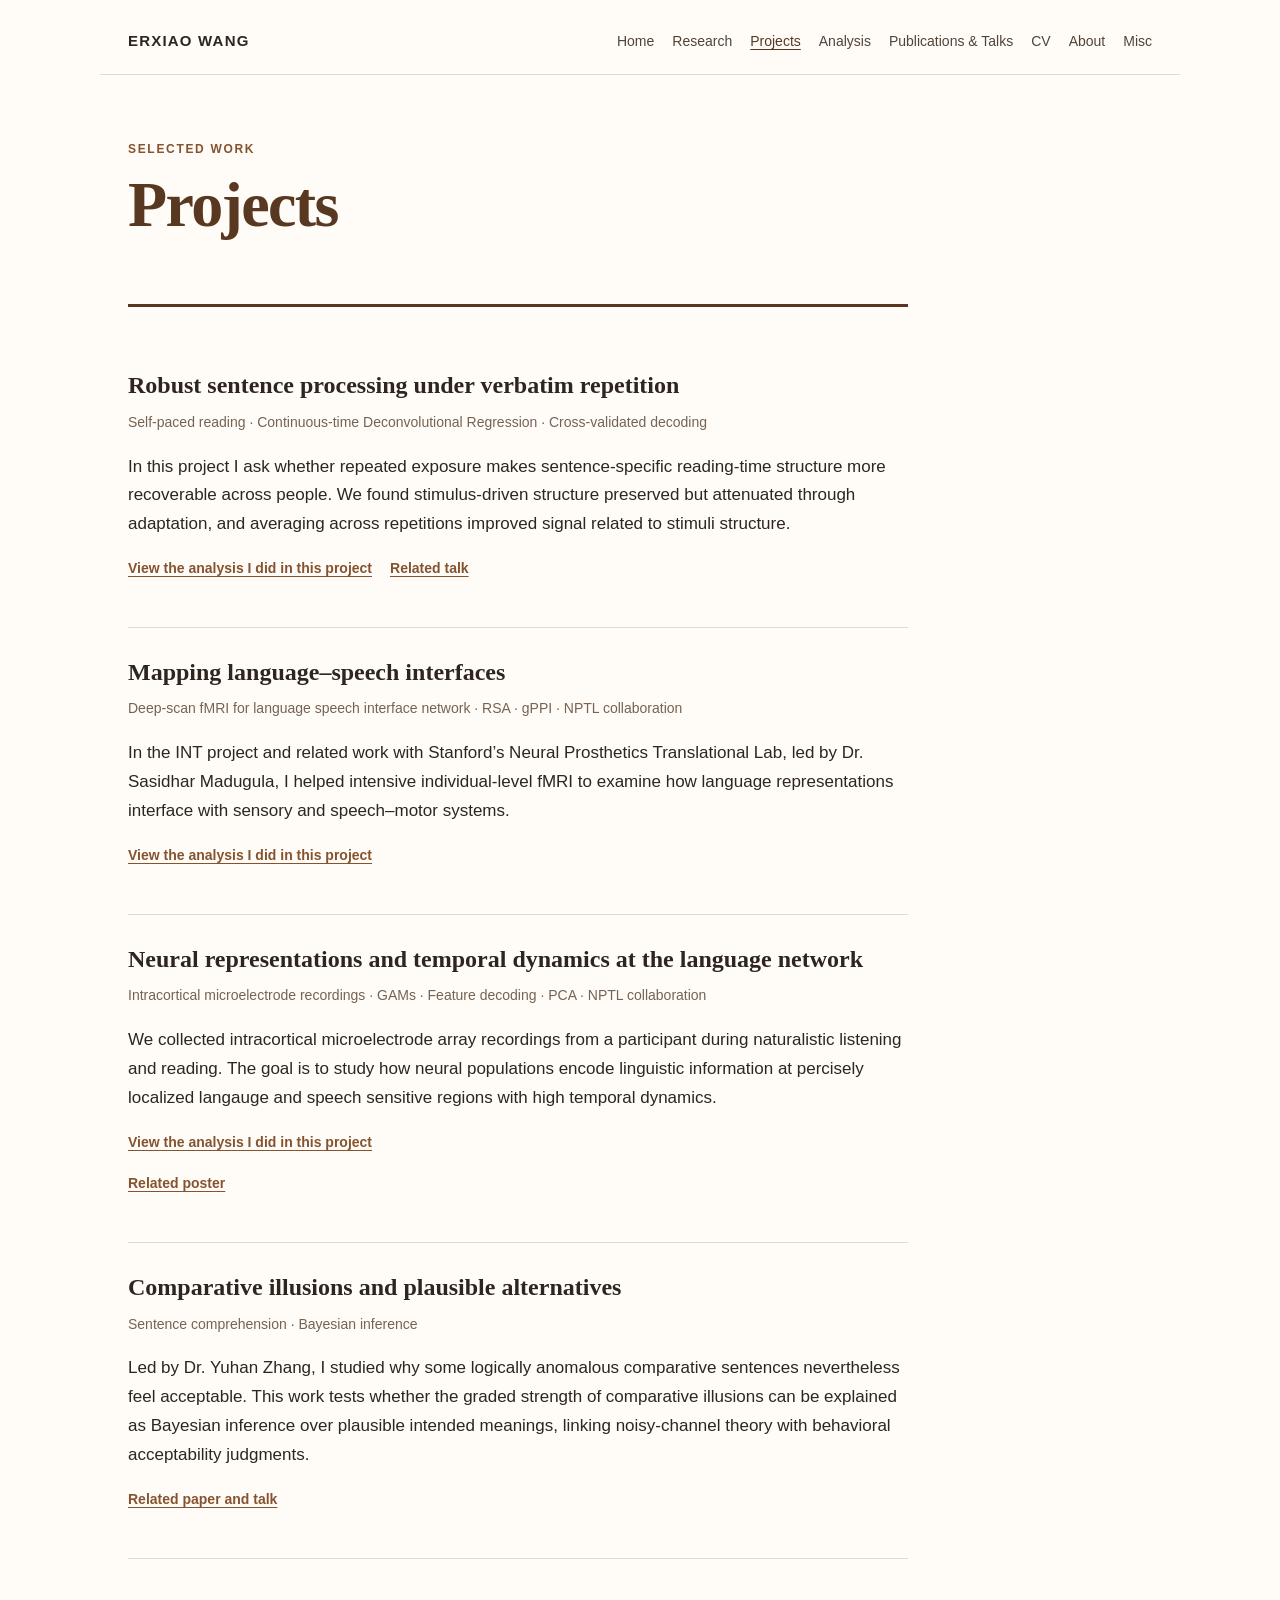
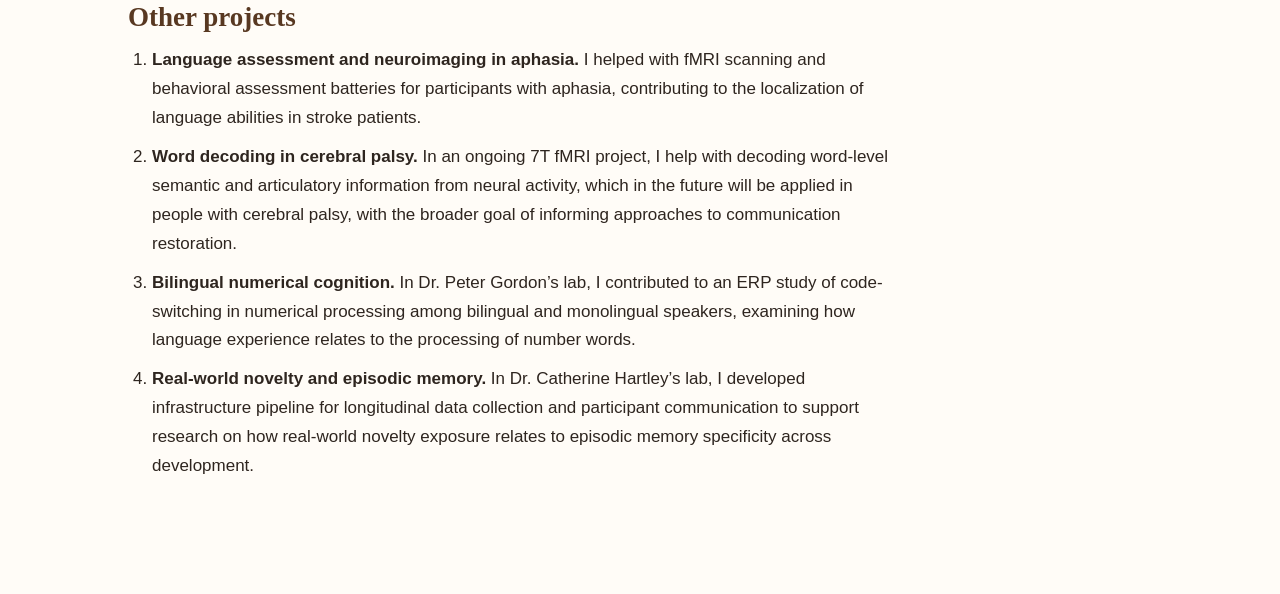
<file: projects.html>
<!doctype html>
<html lang="en">
  <head>
    <meta charset="utf-8">
    <meta name="viewport" content="width=device-width, initial-scale=1">
    <meta name="description" content="Selected research projects and analyses by Erxiao Wang.">
    <title>Projects | ErxiaoWang personal website</title>
    <link rel="stylesheet" href="styles.css">
    <link rel="icon" type="image/svg+xml" href="favicon.svg">
  </head>
  <body>
    <header class="site-header">
      <a class="site-title" href="index.html">ERXIAO WANG</a>
      <nav class="nav" aria-label="Primary navigation">
        <a href="index.html">Home</a>
        <a href="research.html">Research</a>
        <a class="active" aria-current="page" href="projects.html">Projects</a>
        <a href="analysis.html">Analysis</a>
        <a href="presentations.html">Publications &amp; Talks</a>
        <a href="cv.html">CV</a>
        <a href="about.html">About</a>
        <a href="misc.html">Misc</a>
      </nav>
    </header>

    <main class="page text-page projects-page">
      <p class="eyebrow">Selected work</p>
      <h1>Projects</h1>
      <section class="selected-projects" id="selected-projects">
  


        <article class="project-entry">

          <h3>Robust sentence processing under verbatim repetition</h3>
          <p class="project-meta">Self-paced reading · Continuous-time Deconvolutional Regression · Cross-validated decoding</p>
          <p>In this project I ask whether repeated exposure makes sentence-specific reading-time structure more recoverable across people. We found stimulus-driven structure preserved but attenuated through adaptation, and averaging across repetitions improved signal related to stimuli structure.</p>
          <p class="resource-links"><a href="analysis.html">View the analysis I did in this project</a><a href="presentations.html">Related talk</a></p>
        </article>

        <article class="project-entry">
          <h3>Mapping language–speech interfaces</h3>
          <p class="project-meta">Deep-scan fMRI for language speech interface network · RSA · gPPI · NPTL collaboration</p>
          
          <p>In the INT project and related work with Stanford’s Neural Prosthetics Translational Lab, led by Dr. Sasidhar Madugula, I helped intensive individual-level fMRI to examine how language representations interface with sensory and speech–motor systems.</p>
          <p class="resource-links"><a href="analysis.html">View the analysis I did in this project</a></p>
        </article>

        <article class="project-entry">
          <h3>Neural representations and temporal dynamics at the language network</h3>
          <p class="project-meta">Intracortical microelectrode recordings · GAMs · Feature decoding · PCA · NPTL collaboration</p>
          
          <p>We collected intracortical microelectrode array recordings from a participant during naturalistic listening and reading. The goal is to study how neural populations encode linguistic information at percisely localized langauge and speech sensitive regions with high temporal dynamics.</p>
          <p class="resource-links"><a href="analysis.html">View the analysis I did in this project</a></p> <p class="resource-links"><a href="presentations.html">Related poster</a></p>
        </article>

        <article class="project-entry">
          <h3>Comparative illusions and plausible alternatives</h3>
          <p class="project-meta">Sentence comprehension · Bayesian inference</p>
          
          <p>Led by Dr. Yuhan Zhang, I studied why some logically anomalous comparative sentences nevertheless feel acceptable. This work tests whether the graded strength of comparative illusions can be explained as Bayesian inference over plausible intended meanings, linking noisy-channel theory with behavioral acceptability judgments.</p>
          <p class="resource-links"><a href="presentations.html">Related paper and talk</a></p>
        </article>


      </section>
<h2>Other projects</h2>
<ol class="project-list">
  <li>
    <strong>Language assessment and neuroimaging in aphasia.</strong>
    I helped with fMRI scanning and behavioral assessment batteries for participants with aphasia, contributing to the localization of language abilities in stroke patients.
  </li>
  <li>
    <strong>Word decoding in cerebral palsy.</strong>
    In an ongoing 7T fMRI project, I help with decoding word-level semantic and articulatory information from neural activity, which in the future will be applied in people with cerebral palsy, with the broader goal of informing approaches to communication restoration.
  </li>
  <li>
    <strong>Bilingual numerical cognition.</strong>
    In Dr. Peter Gordon’s lab, I contributed to an ERP study of code-switching in numerical processing among bilingual and monolingual speakers, examining how language experience relates to the processing of number words.
  </li>
  <li>
    <strong>Real-world novelty and episodic memory.</strong>
    In Dr. Catherine Hartley’s lab, I developed infrastructure pipeline for longitudinal data collection and participant communication to support research on how real-world novelty exposure relates to episodic memory specificity across development.
  </li>
  
</ol>
      </section>


    </main>
  </body>
</html>
</file>
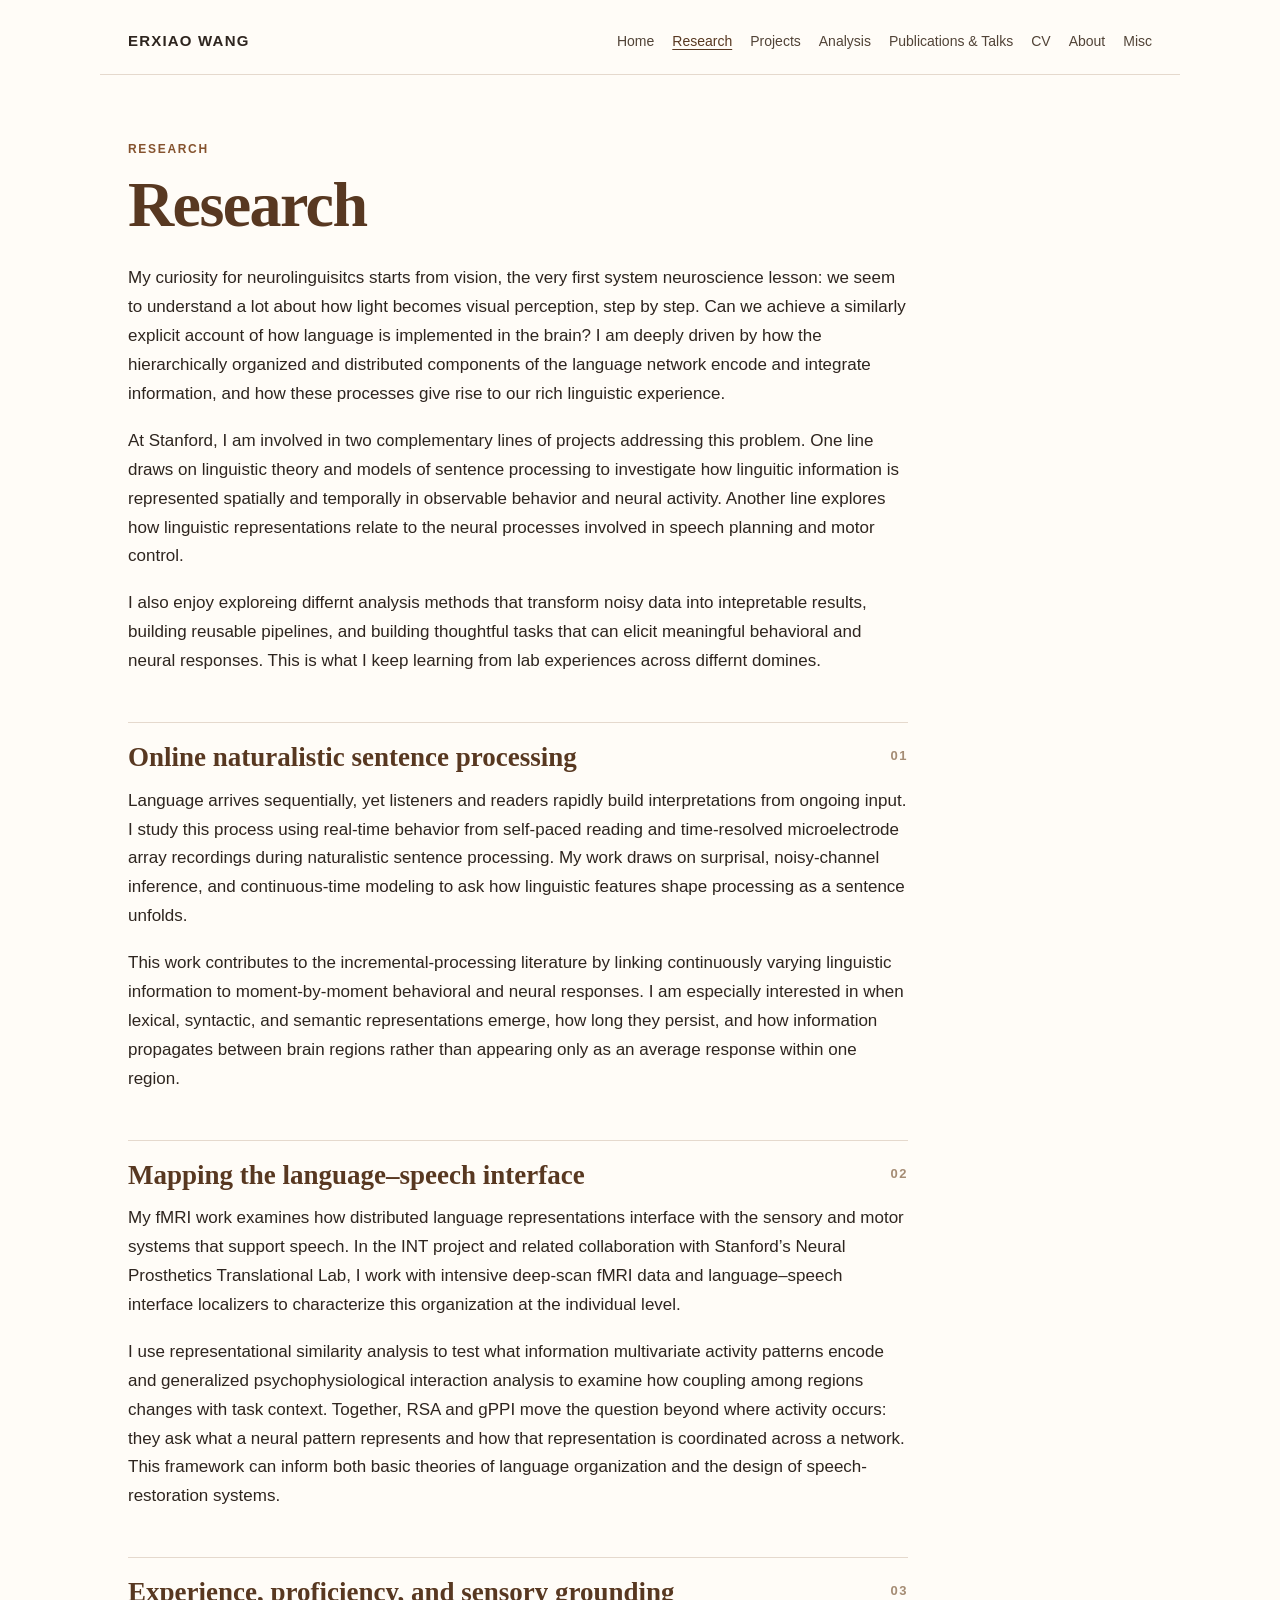
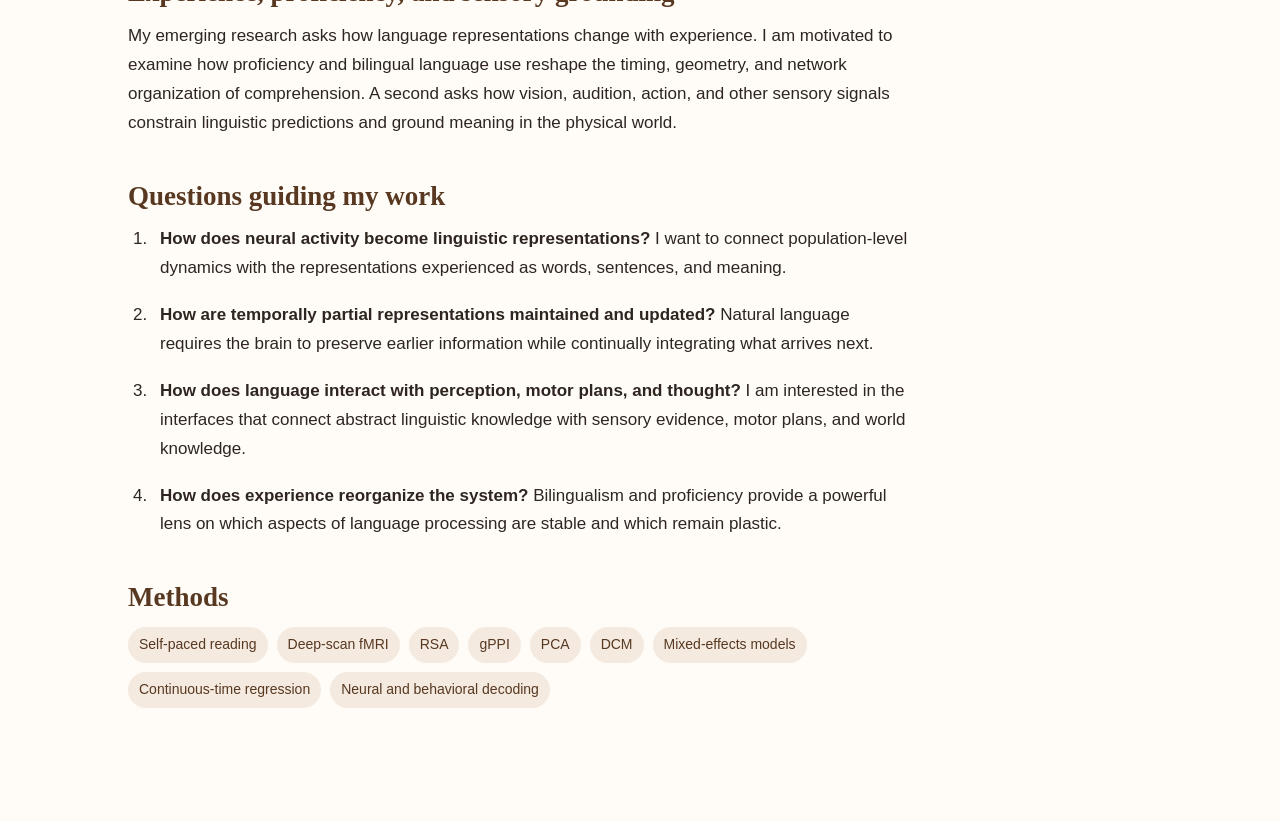
<file: research.html>
<!doctype html>
<html lang="en">
  <head>
    <meta charset="utf-8">
    <meta name="viewport" content="width=device-width, initial-scale=1">
    <meta name="description" content="Erxiao Wang’s research agenda on the neural implementation of language, naturalistic sentence processing, and language–speech interfaces.">
    <title>Research | ErxiaoWang personal website</title>
    <link rel="stylesheet" href="styles.css">
    <link rel="icon" type="image/svg+xml" href="favicon.svg">
  </head>
  <body>
    <header class="site-header">
      <a class="site-title" href="index.html">ERXIAO WANG</a>
      <nav class="nav" aria-label="Primary navigation">
        <a href="index.html">Home</a>
        <a class="active" aria-current="page" href="research.html">Research</a>
        <a href="projects.html">Projects</a>
        <a href="analysis.html">Analysis</a>
        <a href="presentations.html">Publications &amp; Talks</a>
        <a href="cv.html">CV</a>
        <a href="about.html">About</a>
        <a href="misc.html">Misc</a>
      </nav>
    </header>

    <main class="page text-page research-page">
      <p class="eyebrow">Research</p>
      <h1>Research</h1>
      <p class="intro">
        My curiosity for neurolinguisitcs starts from vision, the very first system neuroscience lesson: we seem to understand a lot about how light becomes visual perception, step by step. Can we achieve a similarly explicit account of how language is implemented in the brain? I am deeply driven by how the hierarchically organized and distributed components of the language network encode and integrate information, and how these processes give rise to our rich linguistic experience.</p>

      <p class="intro">

        At Stanford, I am involved in two complementary lines of projects addressing this problem. One line draws on linguistic theory and models of sentence processing to investigate how linguitic information is represented spatially and temporally in observable behavior and neural activity. Another line explores how linguistic representations relate to the neural processes involved in speech planning and motor control. </p>

      <p class="intro"> 
        I also enjoy exploreing differnt analysis methods that transform noisy data into intepretable results, building reusable pipelines, and building thoughtful tasks that can elicit meaningful behavioral and neural responses. This is what I keep learning from lab experiences across differnt domines. </p>
        
        <!-- <p class="intro"> A central goal is to distinguish processes involved in comprehension and linguistic formulation from those involved in planning and executing speech, and to determine how these levels of processing interact. Establishing these distinctions is important both for developing more precise accounts of the relationship between language and speech and for determining which neural signals and representations may be informative for brain–computer interfaces designed to restore communication. </p> -->

      <section class="research-theme">
        <p class="theme-number">01</p>
        <h2>Online naturalistic sentence processing</h2>
        <p>Language arrives sequentially, yet listeners and readers rapidly build interpretations from ongoing input. I study this process using real-time behavior from self-paced reading and time-resolved microelectrode array recordings during naturalistic sentence processing. My work draws on surprisal, noisy-channel inference, and continuous-time modeling to ask how linguistic features shape processing as a sentence unfolds.</p>
        <p>This work contributes to the incremental-processing literature by linking continuously varying linguistic information to moment-by-moment behavioral and neural responses. I am especially interested in when lexical, syntactic, and semantic representations emerge, how long they persist, and how information propagates between brain regions rather than appearing only as an average response within one region.</p>
      </section>

      <section class="research-theme">
        <p class="theme-number">02</p>
        <h2>Mapping the language–speech interface</h2>
        <p>My fMRI work examines how distributed language representations interface with the sensory and motor systems that support speech. In the INT project and related collaboration with Stanford’s Neural Prosthetics Translational Lab, I work with intensive deep-scan fMRI data and language–speech interface localizers to characterize this organization at the individual level.</p>
        <p>I use representational similarity analysis to test what information multivariate activity patterns encode and generalized psychophysiological interaction analysis to examine how coupling among regions changes with task context. Together, RSA and gPPI move the question beyond where activity occurs: they ask what a neural pattern represents and how that representation is coordinated across a network. This framework can inform both basic theories of language organization and the design of speech-restoration systems.</p>
      </section>

      <section class="research-theme">
        <p class="theme-number">03</p>
        <h2>Experience, proficiency, and sensory grounding</h2>
        <p>My emerging research asks how language representations change with experience. I am motivated to examine how proficiency and bilingual language use reshape the timing, geometry, and network organization of comprehension. A second asks how vision, audition, action, and other sensory signals constrain linguistic predictions and ground meaning in the physical world.</p>
        
      </section>

      <section>
        <h2>Questions guiding my work</h2>
        <ol class="question-list">
          <li><strong>How does neural activity become linguistic representations?</strong> I want to connect population-level dynamics with the representations experienced as words, sentences, and meaning.</li>
          <li><strong>How are temporally partial representations maintained and updated?</strong> Natural language requires the brain to preserve earlier information while continually integrating what arrives next.</li>
          <li><strong>How does language interact with perception, motor plans, and thought?</strong> I am interested in the interfaces that connect abstract linguistic knowledge with sensory evidence, motor plans, and world knowledge.</li>
          <li><strong>How does experience reorganize the system?</strong> Bilingualism and proficiency provide a powerful lens on which aspects of language processing are stable and which remain plastic.</li>
        </ol>
      </section>

      <section>
        <h2>Methods</h2>
        <ul class="tag-list" aria-label="Research methods">
          <li>Self-paced reading</li>
          <li>Deep-scan fMRI</li>
          <li>RSA</li>
          <li>gPPI</li>
          <li>PCA</li>
          <li>DCM</li>
          <li>Mixed-effects models</li>
          <li>Continuous-time regression</li>
          <li>Neural and behavioral decoding</li>
        </ul>
      </section>
    </main>
  </body>
</html>
</file>
<file: styles.css>
:root {
  --page-width: 1080px;
  --text-width: 780px;
  --ink: #2e251f;
  --muted: #756354;
  --line: #e5d9cd;
  --accent: #85532f;
  --accent-dark: #583821;
  --soft: #f4eadf;
  --paper: #fffcf7;
  --shadow: 0 18px 50px rgba(88, 56, 33, 0.10);
  --surface: #faf4ec;
  --accent-line: #d4b99c;
  --text-secondary: #514337;
}

* { box-sizing: border-box; }
html { scroll-behavior: smooth; }
::selection { background: #e9d5bd; color: var(--accent-dark); }
:focus-visible { outline: 3px solid var(--accent); outline-offset: 4px; }
body { margin: 0; color: var(--ink); background: var(--paper); font-family: Inter, ui-sans-serif, -apple-system, BlinkMacSystemFont, "Segoe UI", sans-serif; font-size: 17px; line-height: 1.7; }
a { color: var(--accent); text-underline-offset: 3px; }
a:hover { color: var(--accent-dark); }

.site-header { max-width: var(--page-width); margin: 0 auto; padding: 28px 28px 20px; display: flex; justify-content: space-between; align-items: baseline; gap: 28px; border-bottom: 1px solid var(--line); }
.site-title { flex: none; color: var(--ink); font-size: 15px; font-weight: 800; letter-spacing: .08em; text-decoration: none; }
.nav { display: flex; flex-wrap: wrap; justify-content: flex-end; gap: 7px 18px; font-size: 14px; }
.nav a { color: var(--text-secondary); text-decoration: none; }
.nav a.active, .nav a:hover { color: var(--accent-dark); text-decoration: underline; }

.page { max-width: var(--page-width); margin: 0 auto; padding: 64px 28px 96px; }
.text-page > section, .text-page > p, .text-page > ol, .text-page > ul { max-width: var(--text-width); }
h1, h2, h3 { font-family: Georgia, "Times New Roman", serif; }
h1 { margin: 0 0 26px; color: var(--accent-dark); font-size: clamp(42px, 6vw, 64px); line-height: 1.05; letter-spacing: -.025em; }
h2 { margin: 42px 0 12px; color: var(--accent-dark); font-size: 27px; line-height: 1.25; }
p { margin: 0 0 18px; }
ol, ul { margin-top: 0; padding-left: 24px; }
li { margin-bottom: 10px; }
.eyebrow { margin-bottom: 12px; color: var(--accent); font-size: 12px; font-weight: 800; letter-spacing: .14em; text-transform: uppercase; }
.lead { max-width: 720px; margin-bottom: 30px; color: var(--text-secondary); font-family: Georgia, "Times New Roman", serif; font-size: 23px; line-height: 1.5; }

.home-page { padding-top: 76px; }
.home-layout { display: grid; grid-template-columns: minmax(0, 1.65fr) minmax(250px, .75fr); gap: 64px; align-items: start; }
.home-text h1 { font-size: clamp(48px, 7vw, 76px); }
.name-pronunciation { display: flex; flex-wrap: wrap; align-items: center; gap: 8px 14px; margin: -12px 0 28px; }
.name-pronunciation span { color: var(--muted); font-size: 13px; font-weight: 700; letter-spacing: .04em; text-transform: uppercase; }
.name-pronunciation audio { width: 245px; height: 34px; }
.portrait { margin: 48px 0 0; }
.portrait img { display: block; width: 100%; aspect-ratio: 4 / 5; object-fit: cover; border-radius: 3px; box-shadow: var(--shadow); }
figcaption { margin-top: 10px; color: var(--muted); font-size: 13px; font-style: italic; text-align: right; }
.button-row { margin-top: 30px; }
.button { display: inline-block; margin: 0 8px 10px 0; padding: 9px 14px; border: 1px solid var(--accent); border-radius: 3px; color: var(--accent-dark); font-size: 13px; font-weight: 700; text-decoration: none; }
.button:hover { background: var(--soft); }
.button.primary { background: var(--accent-dark); color: white; }
.button.primary:hover { background: var(--accent); }
.profile-links { display: flex; flex-wrap: wrap; gap: 8px 22px; padding: 0; margin-top: 18px; list-style: none; font-size: 14px; }
.question-list li { padding-left: 8px; margin-bottom: 18px; }
.tag-list { display: flex; flex-wrap: wrap; gap: 9px; padding: 0; list-style: none; }
.tag-list li { padding: 6px 11px; margin: 0; background: var(--soft); border-radius: 999px; color: var(--accent-dark); font-size: 14px; }

.research-theme { position: relative; padding-top: 18px; margin-top: 46px; border-top: 1px solid var(--line); }
.research-theme h2 { margin-top: 0; padding-right: 52px; }
.theme-number { position: absolute; top: 22px; right: 0; color: #a58c74; font-size: 13px; font-weight: 800; letter-spacing: .12em; }
.selected-projects { margin-top: 66px; padding-top: 34px; border-top: 3px solid var(--accent-dark); scroll-margin-top: 24px; }
.selected-projects > h2 { margin-top: 0; }
.selected-projects .project-entry { padding-left: 0; padding-right: 0; }
.selected-projects .project-entry h3 { margin: 0 0 9px; color: var(--ink); font-size: 24px; line-height: 1.35; }

.projects-page { max-width: var(--page-width); }
.projects-intro { color: var(--muted); }
.project-category { margin-bottom: 16px; }
.category-header { display: flex; width: 100%; align-items: center; justify-content: space-between; gap: 20px; padding: 18px 22px; background: var(--surface); border: 1px solid var(--line); border-radius: 8px; cursor: pointer; text-align: left; font: inherit; color: inherit; }
.category-header:hover, .project-category.open .category-header { background: var(--soft); border-color: var(--accent-line); }
.category-title { display: flex; flex-direction: column; gap: 2px; }
.category-name { color: var(--accent-dark); font-family: Georgia, "Times New Roman", serif; font-size: 22px; font-weight: 700; line-height: 1.3; }
.category-subtitle, .category-count { color: var(--muted); font-size: 14px; }
.category-meta { display: flex; flex: none; align-items: center; gap: 14px; }
.category-toggle { width: 10px; height: 10px; border-right: 2px solid var(--accent); border-bottom: 2px solid var(--accent); transform: rotate(45deg) translateY(-3px); transition: transform .2s ease; }
.project-category.open .category-toggle { transform: rotate(225deg) translate(-2px, -2px); }
.category-body { display: grid; grid-template-rows: 0fr; transition: grid-template-rows .25s ease; }
.project-category.open .category-body { grid-template-rows: 1fr; }
.category-body-inner { overflow: hidden; }
.project-entry { padding: 28px 22px; border-bottom: 1px solid var(--line); }
.project-entry h2 { margin: 0 0 7px; color: var(--ink); font-size: 24px; }
.project-meta { color: var(--muted); font-size: 14px; }
.resource-links { display: flex; flex-wrap: wrap; gap: 18px; font-size: 14px; font-weight: 700; }

.analysis-page { max-width: 1180px; }
.analysis-page > .lead { margin-bottom: 58px; }
.analysis-method-nav { display: flex; flex-wrap: wrap; gap: 10px; margin: -28px 0 42px; }
.analysis-method-nav a { padding: 6px 14px; border: 1px solid var(--accent-line); border-radius: 999px; background: var(--soft); font-size: 14px; font-weight: 700; text-decoration: none; }
.analysis-entry[id] { scroll-margin-top: 24px; }
.method-summary { grid-template-columns: repeat(2, minmax(0, 1fr)); }
.analysis-placeholder-panel { display: flex; min-height: 240px; align-items: center; justify-content: center; flex-direction: column; gap: 8px; border: 1px dashed var(--accent-line); border-radius: 5px; background: var(--surface); color: var(--muted); }
.analysis-placeholder-panel span { color: var(--accent-dark); font-family: Georgia, "Times New Roman", serif; font-size: 25px; }
.analysis-placeholder-panel p { margin: 0; font-size: 14px; }
.analysis-entry { padding: 44px 0 54px; border-top: 1px solid var(--line); }
.analysis-entry:last-of-type { border-bottom: 1px solid var(--line); }
.analysis-heading { display: flex; align-items: flex-start; justify-content: space-between; gap: 28px; margin-bottom: 26px; }
.analysis-heading h2 { max-width: 780px; margin: 4px 0 0; color: var(--ink); font-size: clamp(27px, 4vw, 38px); }
.analysis-kicker { margin: 0; color: var(--accent); font-size: 12px; font-weight: 800; letter-spacing: .12em; text-transform: uppercase; }
.analysis-status { flex: none; margin: 4px 0 0; padding: 5px 10px; border: 1px solid var(--accent-line); border-radius: 999px; color: var(--accent-dark); font-size: 13px; font-weight: 700; }
.analysis-summary { display: grid; grid-template-columns: repeat(3, 1fr); gap: 30px; margin-bottom: 30px; }
.analysis-summary.method-summary { grid-template-columns: repeat(2, minmax(0, 1fr)); }
.analysis-summary h3 { margin: 0 0 8px; color: var(--accent-dark); font-size: 18px; }
.analysis-summary p { color: var(--text-secondary); font-size: 15px; line-height: 1.65; }
.analysis-figure { margin: 32px 0 22px; }
.analysis-figure img { display: block; width: 75%; height: auto; margin-inline: auto; background: #000; border: 1px solid #493a2c; box-shadow: var(--shadow); }
.analysis-figure figcaption { max-width: 940px; margin-top: 12px; text-align: left; }
.interpretation-note { max-width: 940px; color: var(--muted); font-size: 14px; }
.developing-entry > p { max-width: var(--text-width); }

.output-section { margin-bottom: 54px; }
.output-entry { padding: 20px 0; border-top: 1px solid var(--line); }
.output-entry:last-child { border-bottom: 1px solid var(--line); }
.output-entry p { margin-bottom: 8px; }
.output-entry h3 { margin: 0 0 8px; color: var(--ink); font-size: 21px; line-height: 1.35; }
.output-date { color: var(--accent); font-size: 12px; font-weight: 800; letter-spacing: .08em; text-transform: uppercase; }
.output-venue { color: var(--muted); font-size: 15px; }
.misc-page { max-width: var(--page-width); }
.misc-page > .lead { max-width: 700px; margin-bottom: 64px; }
.personal-gallery-section { padding: 38px 0 58px; border-top: 1px solid var(--line); }
.gallery-heading { display: flex; align-items: flex-end; justify-content: space-between; gap: 36px; margin-bottom: 24px; }
.gallery-heading h2 { margin: 0; font-size: 34px; }
.gallery-heading > p { max-width: 420px; margin: 0; color: var(--muted); text-align: right; }
.gallery-number { margin: 0 0 4px; color: var(--accent); font-size: 12px; font-weight: 800; letter-spacing: .12em; }
.gallery-story { max-width: var(--text-width); margin-bottom: 28px; color: var(--text-secondary); }
.photo-grid { display: grid; grid-template-columns: repeat(2, minmax(0, 1fr)); gap: 24px; }
.misc-page .photo-grid { grid-template-columns: repeat(2, minmax(0, 300px)); max-width: 620px; gap: 20px; align-items: start; }
.photo-card, .photo-slot { margin: 0; }
.photo-card img { display: block; width: 100%; aspect-ratio: 4 / 3; object-fit: cover; border-radius: 5px; box-shadow: var(--shadow); }
.misc-page .photo-card img { aspect-ratio: auto; height: auto; }
.photo-slideshow { max-width: 300px; }
.photo-slideshow .photo-card { margin-bottom: 20px; }
.photo-slideshow.slideshow-ready .photo-card { margin: 0; }
.photo-slideshow.slideshow-ready .photo-card a { display: flex; align-items: center; justify-content: center; height: 360px; }
.misc-page .photo-slideshow.slideshow-ready img { width: auto; height: auto; max-width: 100%; max-height: 360px; object-fit: contain; }
.photo-slideshow [hidden] { display: none !important; }
.slideshow-controls { display: flex; align-items: center; justify-content: space-between; gap: 20px; margin-top: 16px; }
.slideshow-controls button { width: 42px; height: 42px; border: 1px solid var(--accent-line); border-radius: 50%; background: var(--soft); color: var(--accent-dark); font-size: 22px; cursor: pointer; }
.slideshow-controls button:hover { background: var(--accent); color: var(--paper); }
.slideshow-controls button:focus-visible, .photo-slideshow:focus-visible { outline: 2px solid var(--accent); outline-offset: 4px; }
.slide-position { color: var(--muted); font-size: 14px; }
.photo-card-wide img { object-position: center 38%; }
.photo-card figcaption, .photo-slot figcaption { margin-top: 10px; text-align: left; }
.photo-slot-inner { display: grid; aspect-ratio: 4 / 3; place-items: center; border: 1px dashed #b99b7b; border-radius: 5px; background: var(--surface); color: #a3896d; }
.photo-slot-inner span { font-family: Georgia, "Times New Roman", serif; font-size: 52px; font-weight: 400; line-height: 1; }
.page-heading-row { display: flex; align-items: flex-end; justify-content: space-between; gap: 30px; margin-bottom: 22px; }
.page-heading-row h1 { margin-bottom: 0; }
.cv-section { padding: 6px 0 28px; border-top: 1px solid var(--line); }
.cv-section h2 { margin-top: 24px; }
.cv-row { display: grid; grid-template-columns: minmax(0, 1fr) max-content; gap: 34px; margin-bottom: 22px; }
.cv-row p { margin: 0 0 3px; }
.cv-row > p:last-child, .cv-row > div + p { color: var(--muted); font-size: 14px; text-align: right; }
.cv-preview { padding-top: 4px; }
.file-note { color: var(--muted); font-size: 14px; }
.cv-frame { width: 100%; min-height: 760px; border: 1px solid var(--line); }
.asset-placeholder { padding: 26px; background: var(--surface); border: 1px dashed #b99b7b; color: var(--muted); }
.asset-placeholder p:last-child { margin-bottom: 0; overflow-wrap: anywhere; }
.contact-card { margin-top: 48px; padding: 8px 26px 20px; background: var(--soft); border-left: 4px solid var(--accent); }
.contact-list { padding: 0; list-style: none; }
.contact-list li { display: grid; grid-template-columns: 90px 1fr; gap: 12px; }
.contact-list span { color: var(--muted); font-size: 14px; font-weight: 700; }
code { padding: 2px 5px; background: var(--soft); border-radius: 3px; font-size: .9em; }

@media (max-width: 760px) {
  body { font-size: 16px; }
  .site-header { align-items: flex-start; flex-direction: column; gap: 12px; padding: 22px 20px 16px; }
  .nav { justify-content: flex-start; gap: 6px 15px; }
  .page { padding: 46px 20px 72px; }
  .home-layout { grid-template-columns: 1fr; gap: 20px; }
  .portrait { max-width: 360px; margin-top: 12px; }
  .portrait figcaption { text-align: left; }
  .page-heading-row { align-items: flex-start; flex-direction: column; }
  .cv-row { grid-template-columns: 1fr; gap: 2px; }
  .cv-row > p:last-child, .cv-row > div + p { text-align: left; }
  .category-count { display: none; }
  .category-header { padding: 16px; }
  .project-entry { padding: 24px 8px; }
  .cv-frame { min-height: 520px; }
  .analysis-heading { flex-direction: column; gap: 12px; }
  .analysis-summary { grid-template-columns: 1fr; gap: 8px; }
  .analysis-summary.method-summary { grid-template-columns: 1fr; }
  .analysis-entry { padding: 34px 0 42px; }
  .gallery-heading { align-items: flex-start; flex-direction: column; gap: 8px; }
  .gallery-heading > p { text-align: left; }
  .photo-grid { grid-template-columns: 1fr; }
  .misc-page .photo-grid { grid-template-columns: minmax(0, 300px); }
}

@media print {
  .site-header, .button, .cv-preview { display: none; }
  .page { max-width: none; padding: 0; }
  body { font-size: 11pt; }
}
</file>
